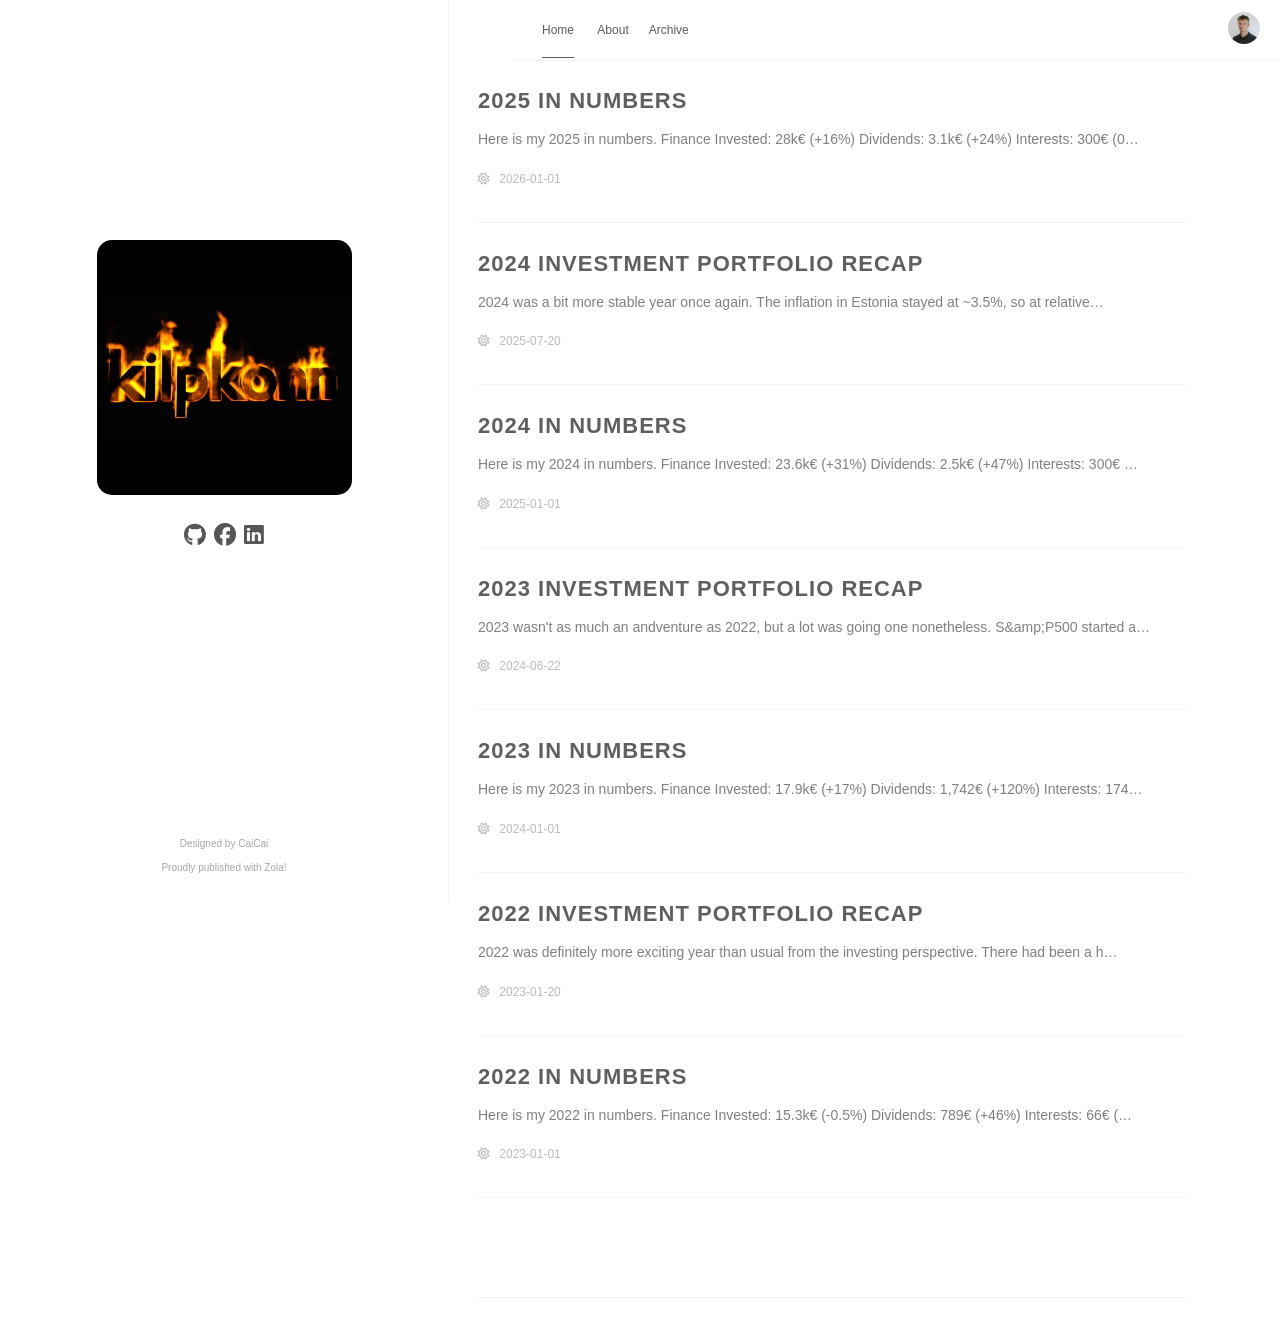
<file: index.html>
<!DOCTYPE html>
<html lang="en"  class="theme--light" >

<head>
  <meta http-equiv="X-UA-Compatible" content="IE=edge">
  <meta http-equiv="content-type" content="text/html; charset=utf-8">
  <meta name="viewport" content="width=device-width, initial-scale=1.0, maximum-scale=1, viewport-fit=cover">
  <link rel="apple-touch-icon-precomposed" sizes="144x144" href="https://kilpkonn.github.io/blog/images/apple-touch-icon-144x144.png" />
  <link rel="apple-touch-icon-precomposed" sizes="120x120" href="https://kilpkonn.github.io/blog/images/apple-touch-icon-120x120.png" />
  <link rel="apple-touch-icon-precomposed" sizes="72x72" href="https://kilpkonn.github.io/blog/images/apple-touch-icon-72x72.png" />
  <link rel="apple-touch-icon-precomposed" sizes="57x57" href="https://kilpkonn.github.io/blog/images/apple-touch-icon-57x57.png" />
  <link rel="short icon" href="https://kilpkonn.github.io/blog/images/favicon.png" type="image/x-icon" />
  <link rel="stylesheet" href="https://kilpkonn.github.io/blog/style.css">
  <link href="https://cdnjs.cloudflare.com/ajax/libs/font-awesome/6.2.0/css/all.min.css" rel="stylesheet">
  <title></title>
  
  
  
</head>

<body>
  <div id="sidebar" class="animated fadeInDown">
    <div class="logo-title">
      <div class="title">
        <img src=https://kilpkonn.github.io/blog/images/logo@2x.png style="width:255px;border-radius:15px;" alt="logo" />
        <h3><a href="https://kilpkonn.github.io/blog/"></a></h3>
        <div class="description">
          <p></p>
        </div>
      </div>
    </div>
    <ul class="social-links"><li><a href="https://github.com/kilpkonn" aria-label="Go to Github profile page"><i class="fab fa-github"></i></a></li><li><a href="https://www.facebook.com/tavoannus" aria-label="Go to FaceBook profile page"><i class="fab fa-facebook"></i></a></li><li><a href="https://linkedin.com/in/tavo-annus-4a5631171" aria-label="Go to Linkedin profile page"><i class="fab fa-linkedin"></i></a></li>
      
    </ul>
    <div class="footer">
      
      <span>Designed by </span><a href="https://www.caicai.me">CaiCai</a>
      <div class="by_zola"><a href="https://www.getzola.org/" target="_blank">Proudly published with Zola!</a></div>
      
    </div>
  </div>
  <div id="main">
    <div class="page-top animated fadeInDown">
      <div class="nav">
        
        
        
        
        <li><a class="current"  href="https://kilpkonn.github.io/blog/">Home</a></li>
        <li><a  href="https://kilpkonn.github.io/blog/about/">About</a></li><li><a 
            href="https://kilpkonn.github.io/blog/archive/">Archive</a></li></div>
      <div class="information">
        <div class="back_btn">
          <a onclick="window.history.go(-1)" style="display:none;" ><i
              class="fas fa-chevron-left"></i></a>
        </div>
        
        
        
        <div class="avatar"><img src="https://kilpkonn.github.io/blog/images/avatar.jpg"></div>
      </div>
    </div>
    <div class="autopagerize_page_element">
      <div class="content">
        
    
      <section class="post animated fadeInDown">
        <div class="post-title">
                <h3><a href="https:&#x2F;&#x2F;kilpkonn.github.io&#x2F;blog&#x2F;post7&#x2F;">2025 in numbers</a></h3>
        </div>
        <div class="post-content">
              <p>
                
                    Here is my 2025 in numbers.
Finance
Invested: 28k€ (+16%)
Dividends: 3.1k€ (+24%)
Interests: 300€ (0…
                
              </p>
        </div>
        <div class="post-footer">
              <div class="meta">
                <div class="info">
                  
                    <i class="far fa-sun"></i>
                    <span class="date">
                      2026-01-01
                    </span>
                  
                  
                  
                </div>
              </div>
        </div>
      </section>
    
      <section class="post animated fadeInDown">
        <div class="post-title">
                <h3><a href="https:&#x2F;&#x2F;kilpkonn.github.io&#x2F;blog&#x2F;post6&#x2F;">2024 Investment portfolio recap</a></h3>
        </div>
        <div class="post-content">
              <p>
                
                    2024 was a bit more stable year once again.
The inflation in Estonia stayed at ~3.5%, so at relative…
                
              </p>
        </div>
        <div class="post-footer">
              <div class="meta">
                <div class="info">
                  
                    <i class="far fa-sun"></i>
                    <span class="date">
                      2025-07-20
                    </span>
                  
                  
                  
                </div>
              </div>
        </div>
      </section>
    
      <section class="post animated fadeInDown">
        <div class="post-title">
                <h3><a href="https:&#x2F;&#x2F;kilpkonn.github.io&#x2F;blog&#x2F;post5&#x2F;">2024 in numbers</a></h3>
        </div>
        <div class="post-content">
              <p>
                
                    Here is my 2024 in numbers.
Finance
Invested: 23.6k€ (+31%)
Dividends: 2.5k€ (+47%)
Interests: 300€ …
                
              </p>
        </div>
        <div class="post-footer">
              <div class="meta">
                <div class="info">
                  
                    <i class="far fa-sun"></i>
                    <span class="date">
                      2025-01-01
                    </span>
                  
                  
                  
                </div>
              </div>
        </div>
      </section>
    
      <section class="post animated fadeInDown">
        <div class="post-title">
                <h3><a href="https:&#x2F;&#x2F;kilpkonn.github.io&#x2F;blog&#x2F;post4&#x2F;">2023 Investment portfolio recap</a></h3>
        </div>
        <div class="post-content">
              <p>
                
                    2023 wasn&#x27;t as much an andventure as 2022, but a lot was going one nonetheless.
S&amp;amp;P500 started a…
                
              </p>
        </div>
        <div class="post-footer">
              <div class="meta">
                <div class="info">
                  
                    <i class="far fa-sun"></i>
                    <span class="date">
                      2024-06-22
                    </span>
                  
                  
                  
                </div>
              </div>
        </div>
      </section>
    
      <section class="post animated fadeInDown">
        <div class="post-title">
                <h3><a href="https:&#x2F;&#x2F;kilpkonn.github.io&#x2F;blog&#x2F;post3&#x2F;">2023 in numbers</a></h3>
        </div>
        <div class="post-content">
              <p>
                
                    Here is my 2023 in numbers.
Finance
Invested: 17.9k€ (+17%)
Dividends: 1,742€ (+120%)
Interests: 174…
                
              </p>
        </div>
        <div class="post-footer">
              <div class="meta">
                <div class="info">
                  
                    <i class="far fa-sun"></i>
                    <span class="date">
                      2024-01-01
                    </span>
                  
                  
                  
                </div>
              </div>
        </div>
      </section>
    
      <section class="post animated fadeInDown">
        <div class="post-title">
                <h3><a href="https:&#x2F;&#x2F;kilpkonn.github.io&#x2F;blog&#x2F;post1&#x2F;">2022 Investment portfolio recap</a></h3>
        </div>
        <div class="post-content">
              <p>
                
                    2022 was definitely more exciting year than usual from the investing perspective.
There had been a h…
                
              </p>
        </div>
        <div class="post-footer">
              <div class="meta">
                <div class="info">
                  
                    <i class="far fa-sun"></i>
                    <span class="date">
                      2023-01-20
                    </span>
                  
                  
                  
                </div>
              </div>
        </div>
      </section>
    
      <section class="post animated fadeInDown">
        <div class="post-title">
                <h3><a href="https:&#x2F;&#x2F;kilpkonn.github.io&#x2F;blog&#x2F;post2&#x2F;">2022 in numbers</a></h3>
        </div>
        <div class="post-content">
              <p>
                
                    Here is my 2022 in numbers.
Finance
Invested: 15.3k€ (-0.5%)
Dividends: 789€ (+46%)
Interests: 66€ (…
                
              </p>
        </div>
        <div class="post-footer">
              <div class="meta">
                <div class="info">
                  
                    <i class="far fa-sun"></i>
                    <span class="date">
                      2023-01-01
                    </span>
                  
                  
                  
                </div>
              </div>
        </div>
      </section>
    
    <div class="pagination">
		  <ul class="clearfix">
        
        
      </ul>
    </div>

      </div>
    </div>
  </div>
  
  <script>
    function showLanguages() {
      let currentDisplay = document.getElementById("languages").style.display;
      if (currentDisplay == 'none') {
        document.getElementById("languages").style.display = 'block';
      } else {
        document.getElementById("languages").style.display = 'none';
      }
    }
  </script>
</body>

</html>
</file>
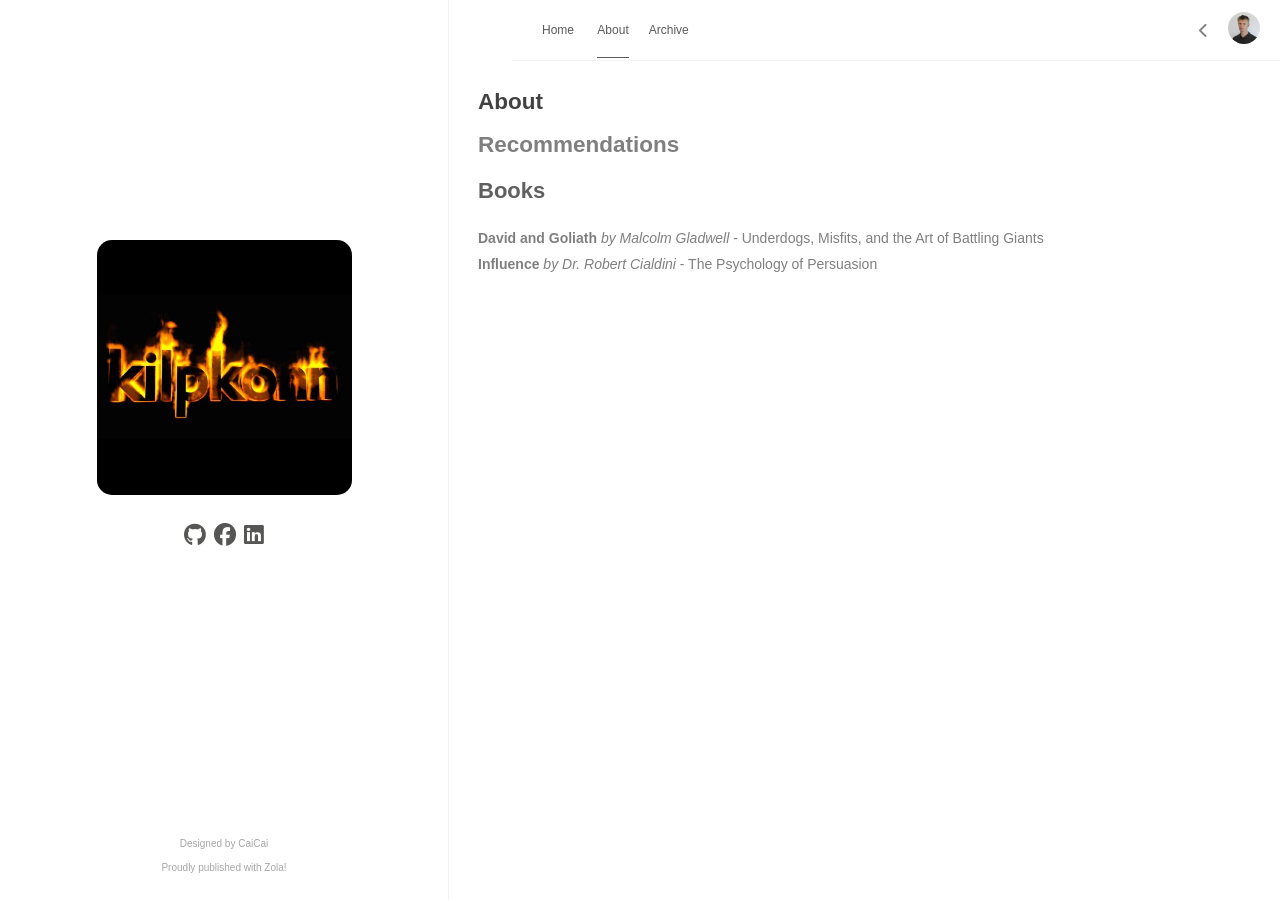
<file: about/index.html>
<!DOCTYPE html>
<html lang="en"  class="theme--light" >

<head>
  <meta http-equiv="X-UA-Compatible" content="IE=edge">
  <meta http-equiv="content-type" content="text/html; charset=utf-8">
  <meta name="viewport" content="width=device-width, initial-scale=1.0, maximum-scale=1, viewport-fit=cover">
  <link rel="apple-touch-icon-precomposed" sizes="144x144" href="https://kilpkonn.github.io/blog/images/apple-touch-icon-144x144.png" />
  <link rel="apple-touch-icon-precomposed" sizes="120x120" href="https://kilpkonn.github.io/blog/images/apple-touch-icon-120x120.png" />
  <link rel="apple-touch-icon-precomposed" sizes="72x72" href="https://kilpkonn.github.io/blog/images/apple-touch-icon-72x72.png" />
  <link rel="apple-touch-icon-precomposed" sizes="57x57" href="https://kilpkonn.github.io/blog/images/apple-touch-icon-57x57.png" />
  <link rel="short icon" href="https://kilpkonn.github.io/blog/images/favicon.png" type="image/x-icon" />
  <link rel="stylesheet" href="https://kilpkonn.github.io/blog/style.css">
  <link href="https://cdnjs.cloudflare.com/ajax/libs/font-awesome/6.2.0/css/all.min.css" rel="stylesheet">
  <title></title>
  
  
  
</head>

<body>
  <div id="sidebar" class="animated fadeInDown">
    <div class="logo-title">
      <div class="title">
        <img src=https://kilpkonn.github.io/blog/images/logo@2x.png style="width:255px;border-radius:15px;" alt="logo" />
        <h3><a href="https://kilpkonn.github.io/blog/"></a></h3>
        <div class="description">
          <p></p>
        </div>
      </div>
    </div>
    <ul class="social-links"><li><a href="https://github.com/kilpkonn" aria-label="Go to Github profile page"><i class="fab fa-github"></i></a></li><li><a href="https://www.facebook.com/tavoannus" aria-label="Go to FaceBook profile page"><i class="fab fa-facebook"></i></a></li><li><a href="https://linkedin.com/in/tavo-annus-4a5631171" aria-label="Go to Linkedin profile page"><i class="fab fa-linkedin"></i></a></li>
      
    </ul>
    <div class="footer">
      
      <span>Designed by </span><a href="https://www.caicai.me">CaiCai</a>
      <div class="by_zola"><a href="https://www.getzola.org/" target="_blank">Proudly published with Zola!</a></div>
      
    </div>
  </div>
  <div id="main">
    <div class="page-top animated fadeInDown">
      <div class="nav">
        
        
        
        
        <li><a  href="https://kilpkonn.github.io/blog/">Home</a></li>
        <li><a class="current"  href="https://kilpkonn.github.io/blog/about/">About</a></li><li><a 
            href="https://kilpkonn.github.io/blog/archive/">Archive</a></li></div>
      <div class="information">
        <div class="back_btn">
          <a onclick="window.history.go(-1)" ><i
              class="fas fa-chevron-left"></i></a>
        </div>
        
        
        
        <div class="avatar"><img src="https://kilpkonn.github.io/blog/images/avatar.jpg"></div>
      </div>
    </div>
    <div class="autopagerize_page_element">
      <div class="content">
        
<article class="post animated fadeInDown">
  <h1><a href="https:&#x2F;&#x2F;kilpkonn.github.io&#x2F;blog&#x2F;about&#x2F;"> About </a></h1>
  <div class="post-content"><h2 id="recommendations">Recommendations</h2>
<h3 id="books">Books</h3>
<p><strong>David and Goliath</strong> <em>by Malcolm Gladwell</em> - Underdogs, Misfits, and the Art of Battling Giants<br />
<strong>Influence</strong> <em>by Dr. Robert Cialdini</em> - The Psychology of Persuasion</p>
</div>
</article>

      </div>
    </div>
  </div>
  
  <script>
    function showLanguages() {
      let currentDisplay = document.getElementById("languages").style.display;
      if (currentDisplay == 'none') {
        document.getElementById("languages").style.display = 'block';
      } else {
        document.getElementById("languages").style.display = 'none';
      }
    }
  </script>
</body>

</html>
</file>
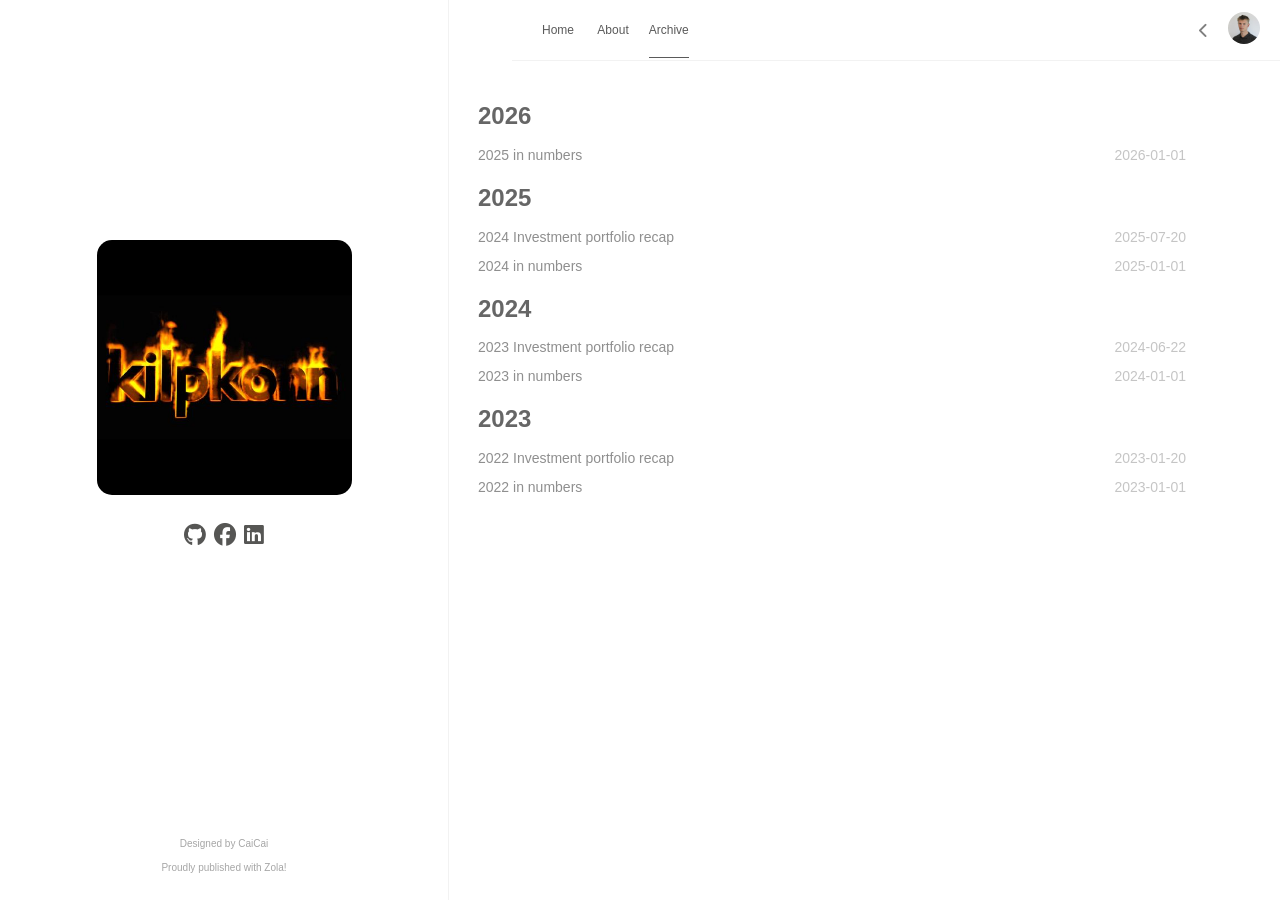
<file: archive/index.html>
<!DOCTYPE html>
<html lang="en"  class="theme--light" >

<head>
  <meta http-equiv="X-UA-Compatible" content="IE=edge">
  <meta http-equiv="content-type" content="text/html; charset=utf-8">
  <meta name="viewport" content="width=device-width, initial-scale=1.0, maximum-scale=1, viewport-fit=cover">
  <link rel="apple-touch-icon-precomposed" sizes="144x144" href="https://kilpkonn.github.io/blog/images/apple-touch-icon-144x144.png" />
  <link rel="apple-touch-icon-precomposed" sizes="120x120" href="https://kilpkonn.github.io/blog/images/apple-touch-icon-120x120.png" />
  <link rel="apple-touch-icon-precomposed" sizes="72x72" href="https://kilpkonn.github.io/blog/images/apple-touch-icon-72x72.png" />
  <link rel="apple-touch-icon-precomposed" sizes="57x57" href="https://kilpkonn.github.io/blog/images/apple-touch-icon-57x57.png" />
  <link rel="short icon" href="https://kilpkonn.github.io/blog/images/favicon.png" type="image/x-icon" />
  <link rel="stylesheet" href="https://kilpkonn.github.io/blog/style.css">
  <link href="https://cdnjs.cloudflare.com/ajax/libs/font-awesome/6.2.0/css/all.min.css" rel="stylesheet">
  <title></title>
  
  
  
</head>

<body>
  <div id="sidebar" class="animated fadeInDown">
    <div class="logo-title">
      <div class="title">
        <img src=https://kilpkonn.github.io/blog/images/logo@2x.png style="width:255px;border-radius:15px;" alt="logo" />
        <h3><a href="https://kilpkonn.github.io/blog/"></a></h3>
        <div class="description">
          <p></p>
        </div>
      </div>
    </div>
    <ul class="social-links"><li><a href="https://github.com/kilpkonn" aria-label="Go to Github profile page"><i class="fab fa-github"></i></a></li><li><a href="https://www.facebook.com/tavoannus" aria-label="Go to FaceBook profile page"><i class="fab fa-facebook"></i></a></li><li><a href="https://linkedin.com/in/tavo-annus-4a5631171" aria-label="Go to Linkedin profile page"><i class="fab fa-linkedin"></i></a></li>
      
    </ul>
    <div class="footer">
      
      <span>Designed by </span><a href="https://www.caicai.me">CaiCai</a>
      <div class="by_zola"><a href="https://www.getzola.org/" target="_blank">Proudly published with Zola!</a></div>
      
    </div>
  </div>
  <div id="main">
    <div class="page-top animated fadeInDown">
      <div class="nav">
        
        
        
        
        <li><a  href="https://kilpkonn.github.io/blog/">Home</a></li>
        <li><a  href="https://kilpkonn.github.io/blog/about/">About</a></li><li><a class="current" 
            href="https://kilpkonn.github.io/blog/archive/">Archive</a></li></div>
      <div class="information">
        <div class="back_btn">
          <a onclick="window.history.go(-1)" ><i
              class="fas fa-chevron-left"></i></a>
        </div>
        
        
        
        <div class="avatar"><img src="https://kilpkonn.github.io/blog/images/avatar.jpg"></div>
      </div>
    </div>
    <div class="autopagerize_page_element">
      <div class="content">
        
<div class="archive animated fadeInDown">
  <ul class="list-with-title">
    
      
    
    
      
      
        <div class="listing-title">2026</div>
        <ul class="listing">
          
          <div class="listing-item">
            <div class="listing-post">
              <a href="https:&#x2F;&#x2F;kilpkonn.github.io&#x2F;blog&#x2F;post7&#x2F;" title="2025 in numbers">2025 in numbers</a>
              <div class="post-time">
                <span class="date">2026-01-01</span>
              </div>
            </div>
          </div>
          
        </ul>
      
    
      
      
        <div class="listing-title">2025</div>
        <ul class="listing">
          
          <div class="listing-item">
            <div class="listing-post">
              <a href="https:&#x2F;&#x2F;kilpkonn.github.io&#x2F;blog&#x2F;post6&#x2F;" title="2024 Investment portfolio recap">2024 Investment portfolio recap</a>
              <div class="post-time">
                <span class="date">2025-07-20</span>
              </div>
            </div>
          </div>
          
          <div class="listing-item">
            <div class="listing-post">
              <a href="https:&#x2F;&#x2F;kilpkonn.github.io&#x2F;blog&#x2F;post5&#x2F;" title="2024 in numbers">2024 in numbers</a>
              <div class="post-time">
                <span class="date">2025-01-01</span>
              </div>
            </div>
          </div>
          
        </ul>
      
    
      
      
        <div class="listing-title">2024</div>
        <ul class="listing">
          
          <div class="listing-item">
            <div class="listing-post">
              <a href="https:&#x2F;&#x2F;kilpkonn.github.io&#x2F;blog&#x2F;post4&#x2F;" title="2023 Investment portfolio recap">2023 Investment portfolio recap</a>
              <div class="post-time">
                <span class="date">2024-06-22</span>
              </div>
            </div>
          </div>
          
          <div class="listing-item">
            <div class="listing-post">
              <a href="https:&#x2F;&#x2F;kilpkonn.github.io&#x2F;blog&#x2F;post3&#x2F;" title="2023 in numbers">2023 in numbers</a>
              <div class="post-time">
                <span class="date">2024-01-01</span>
              </div>
            </div>
          </div>
          
        </ul>
      
    
      
      
        <div class="listing-title">2023</div>
        <ul class="listing">
          
          <div class="listing-item">
            <div class="listing-post">
              <a href="https:&#x2F;&#x2F;kilpkonn.github.io&#x2F;blog&#x2F;post1&#x2F;" title="2022 Investment portfolio recap">2022 Investment portfolio recap</a>
              <div class="post-time">
                <span class="date">2023-01-20</span>
              </div>
            </div>
          </div>
          
          <div class="listing-item">
            <div class="listing-post">
              <a href="https:&#x2F;&#x2F;kilpkonn.github.io&#x2F;blog&#x2F;post2&#x2F;" title="2022 in numbers">2022 in numbers</a>
              <div class="post-time">
                <span class="date">2023-01-01</span>
              </div>
            </div>
          </div>
          
        </ul>
      
    
  </ul>
</div>

      </div>
    </div>
  </div>
  
  <script>
    function showLanguages() {
      let currentDisplay = document.getElementById("languages").style.display;
      if (currentDisplay == 'none') {
        document.getElementById("languages").style.display = 'block';
      } else {
        document.getElementById("languages").style.display = 'none';
      }
    }
  </script>
</body>

</html>
</file>
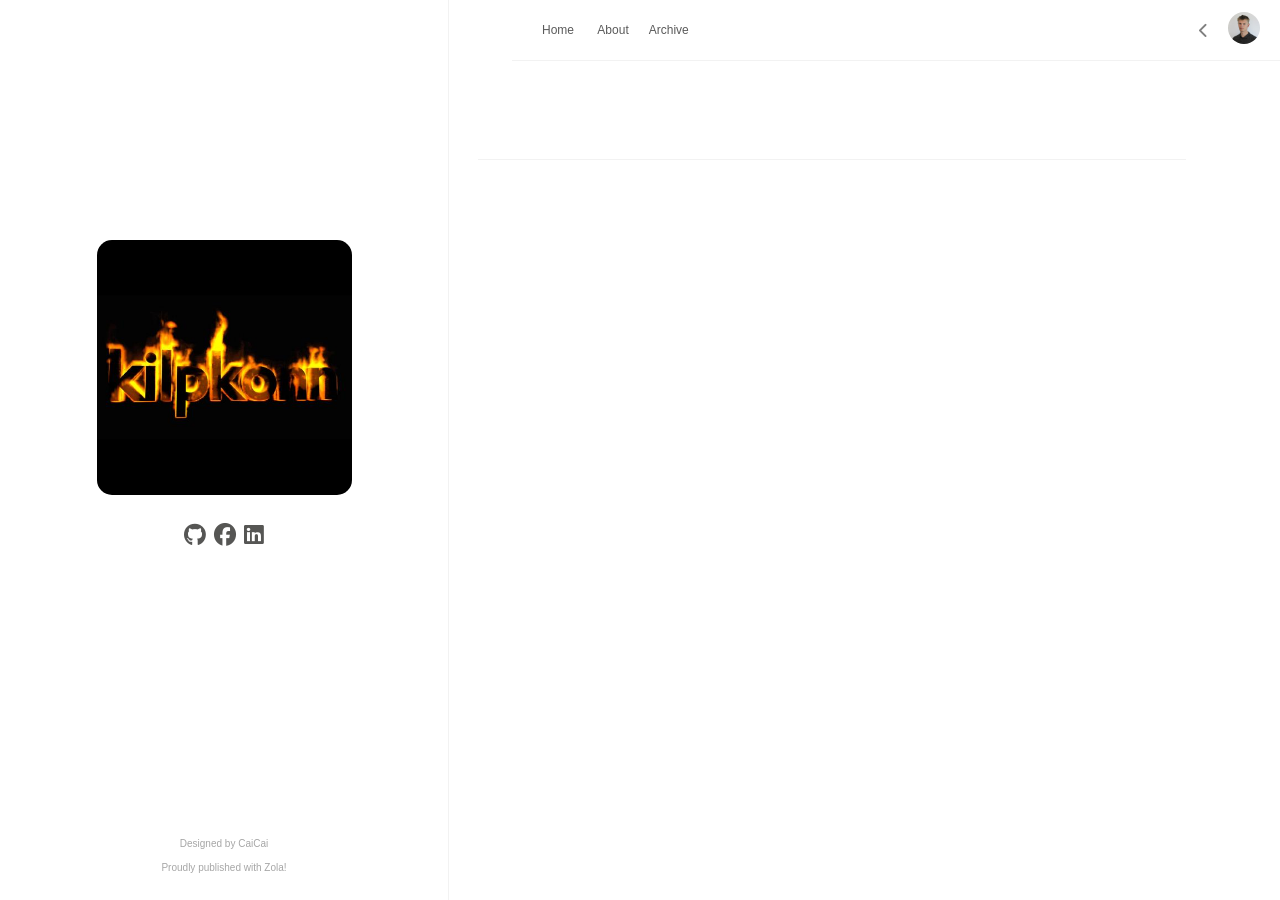
<file: files/index.html>
<!DOCTYPE html>
<html lang="en"  class="theme--light" >

<head>
  <meta http-equiv="X-UA-Compatible" content="IE=edge">
  <meta http-equiv="content-type" content="text/html; charset=utf-8">
  <meta name="viewport" content="width=device-width, initial-scale=1.0, maximum-scale=1, viewport-fit=cover">
  <link rel="apple-touch-icon-precomposed" sizes="144x144" href="https://kilpkonn.github.io/blog/images/apple-touch-icon-144x144.png" />
  <link rel="apple-touch-icon-precomposed" sizes="120x120" href="https://kilpkonn.github.io/blog/images/apple-touch-icon-120x120.png" />
  <link rel="apple-touch-icon-precomposed" sizes="72x72" href="https://kilpkonn.github.io/blog/images/apple-touch-icon-72x72.png" />
  <link rel="apple-touch-icon-precomposed" sizes="57x57" href="https://kilpkonn.github.io/blog/images/apple-touch-icon-57x57.png" />
  <link rel="short icon" href="https://kilpkonn.github.io/blog/images/favicon.png" type="image/x-icon" />
  <link rel="stylesheet" href="https://kilpkonn.github.io/blog/style.css">
  <link href="https://cdnjs.cloudflare.com/ajax/libs/font-awesome/6.2.0/css/all.min.css" rel="stylesheet">
  <title></title>
  
  
  
</head>

<body>
  <div id="sidebar" class="animated fadeInDown">
    <div class="logo-title">
      <div class="title">
        <img src=https://kilpkonn.github.io/blog/images/logo@2x.png style="width:255px;border-radius:15px;" alt="logo" />
        <h3><a href="https://kilpkonn.github.io/blog/"></a></h3>
        <div class="description">
          <p></p>
        </div>
      </div>
    </div>
    <ul class="social-links"><li><a href="https://github.com/kilpkonn" aria-label="Go to Github profile page"><i class="fab fa-github"></i></a></li><li><a href="https://www.facebook.com/tavoannus" aria-label="Go to FaceBook profile page"><i class="fab fa-facebook"></i></a></li><li><a href="https://linkedin.com/in/tavo-annus-4a5631171" aria-label="Go to Linkedin profile page"><i class="fab fa-linkedin"></i></a></li>
      
    </ul>
    <div class="footer">
      
      <span>Designed by </span><a href="https://www.caicai.me">CaiCai</a>
      <div class="by_zola"><a href="https://www.getzola.org/" target="_blank">Proudly published with Zola!</a></div>
      
    </div>
  </div>
  <div id="main">
    <div class="page-top animated fadeInDown">
      <div class="nav">
        
        
        
        
        <li><a  href="https://kilpkonn.github.io/blog/">Home</a></li>
        <li><a  href="https://kilpkonn.github.io/blog/about/">About</a></li><li><a 
            href="https://kilpkonn.github.io/blog/archive/">Archive</a></li></div>
      <div class="information">
        <div class="back_btn">
          <a onclick="window.history.go(-1)" ><i
              class="fas fa-chevron-left"></i></a>
        </div>
        
        
        
        <div class="avatar"><img src="https://kilpkonn.github.io/blog/images/avatar.jpg"></div>
      </div>
    </div>
    <div class="autopagerize_page_element">
      <div class="content">
        
    
    <div class="pagination">
		  <ul class="clearfix">
        
        
      </ul>
    </div>

      </div>
    </div>
  </div>
  
  <script>
    function showLanguages() {
      let currentDisplay = document.getElementById("languages").style.display;
      if (currentDisplay == 'none') {
        document.getElementById("languages").style.display = 'block';
      } else {
        document.getElementById("languages").style.display = 'none';
      }
    }
  </script>
</body>

</html>
</file>
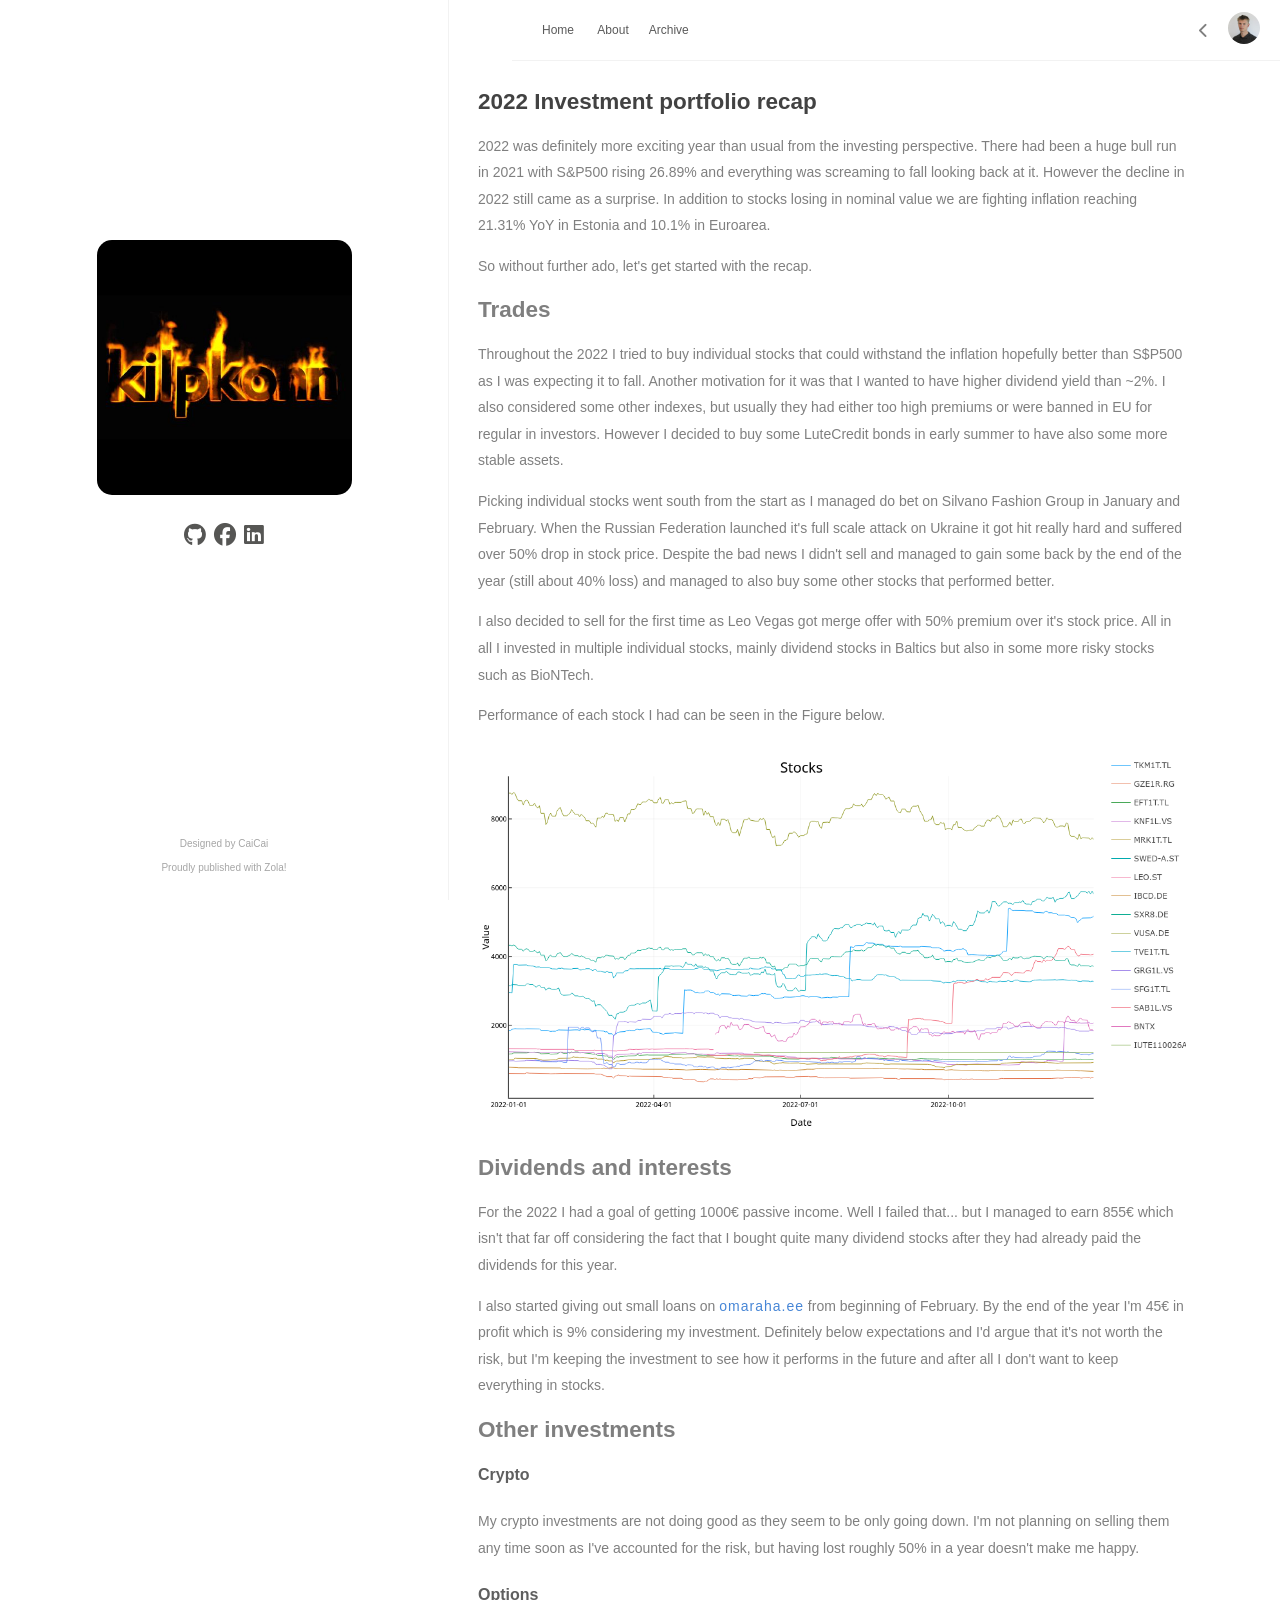
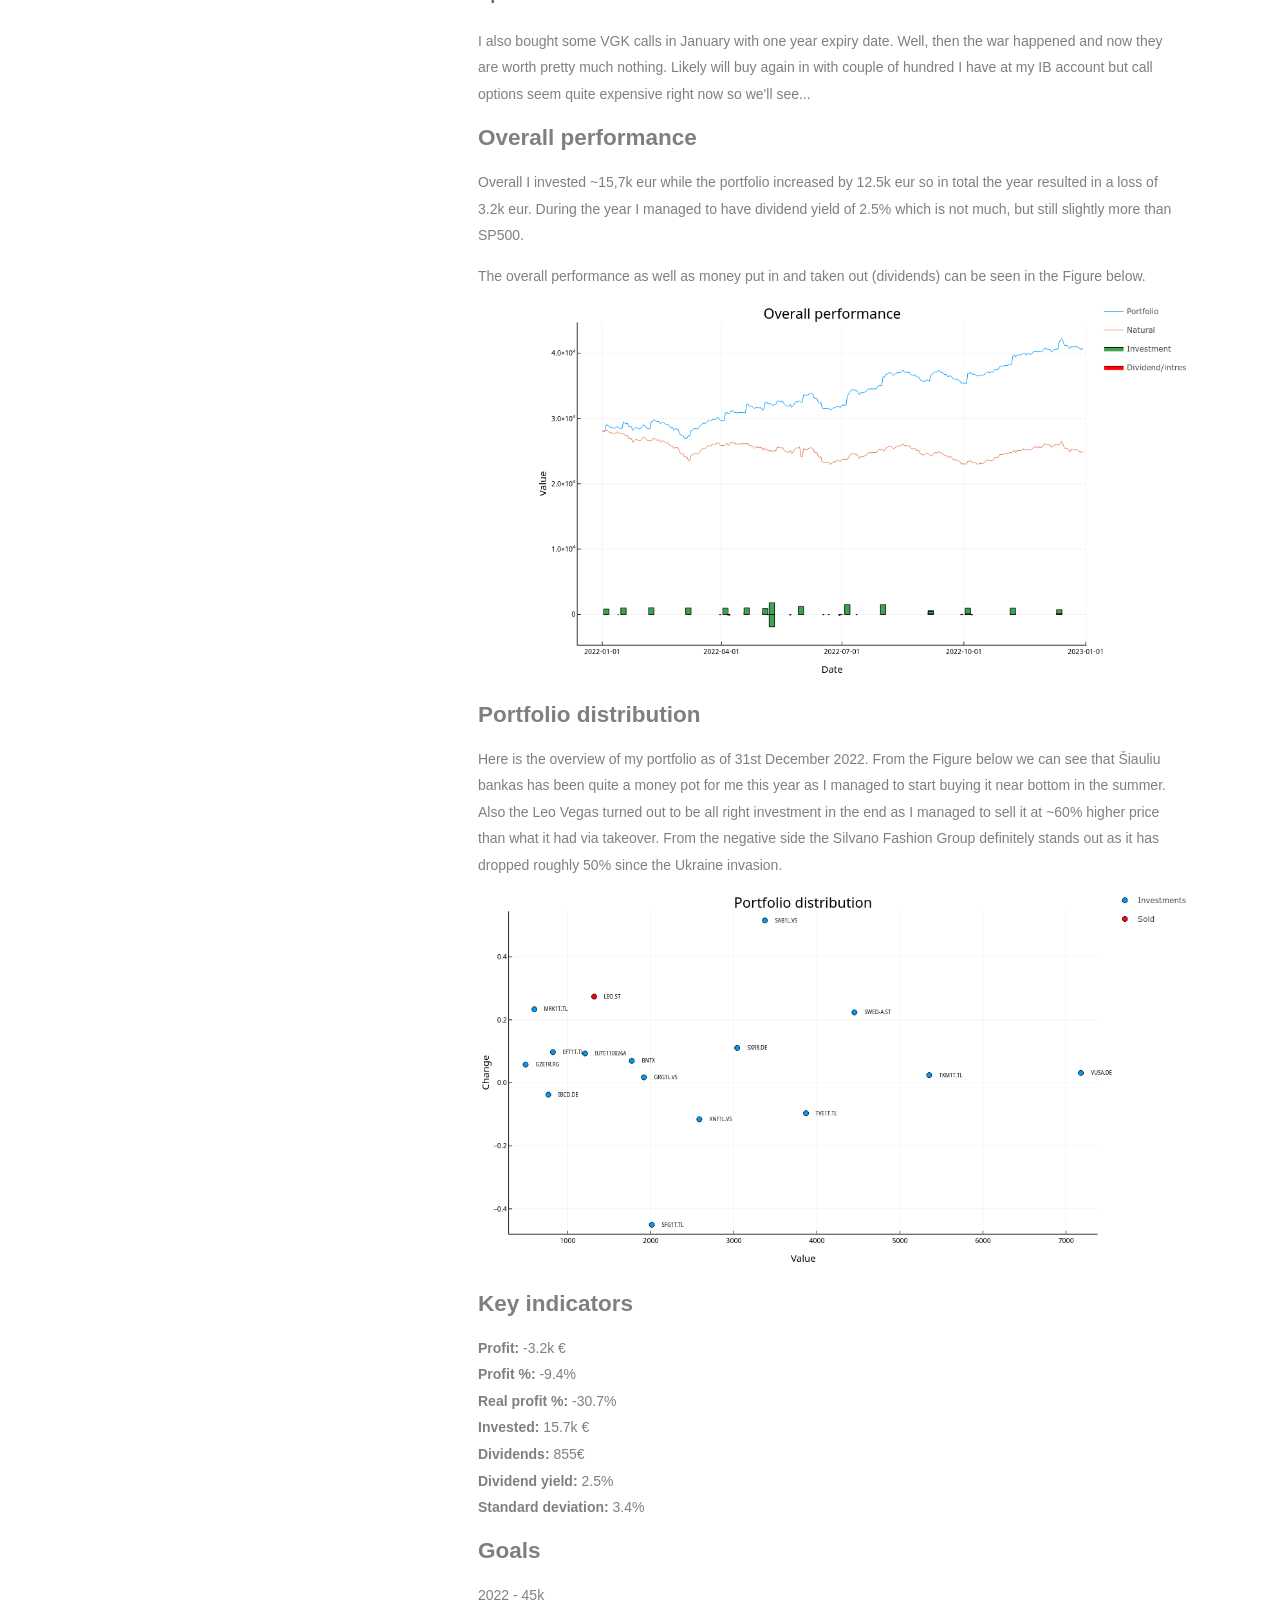
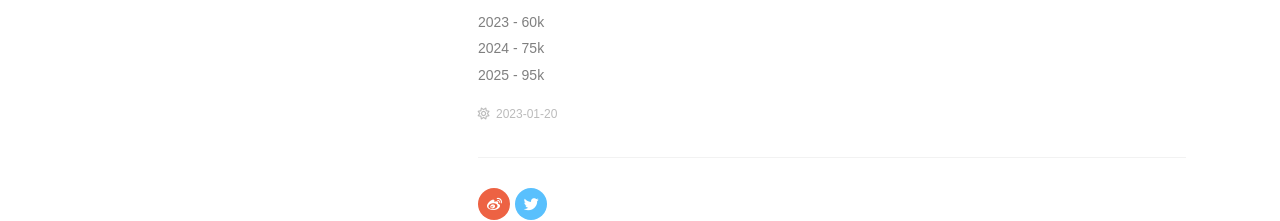
<file: post1/index.html>
<!DOCTYPE html>
<html lang="en"  class="theme--light" >

<head>
  <meta http-equiv="X-UA-Compatible" content="IE=edge">
  <meta http-equiv="content-type" content="text/html; charset=utf-8">
  <meta name="viewport" content="width=device-width, initial-scale=1.0, maximum-scale=1, viewport-fit=cover">
  <link rel="apple-touch-icon-precomposed" sizes="144x144" href="https://kilpkonn.github.io/blog/images/apple-touch-icon-144x144.png" />
  <link rel="apple-touch-icon-precomposed" sizes="120x120" href="https://kilpkonn.github.io/blog/images/apple-touch-icon-120x120.png" />
  <link rel="apple-touch-icon-precomposed" sizes="72x72" href="https://kilpkonn.github.io/blog/images/apple-touch-icon-72x72.png" />
  <link rel="apple-touch-icon-precomposed" sizes="57x57" href="https://kilpkonn.github.io/blog/images/apple-touch-icon-57x57.png" />
  <link rel="short icon" href="https://kilpkonn.github.io/blog/images/favicon.png" type="image/x-icon" />
  <link rel="stylesheet" href="https://kilpkonn.github.io/blog/style.css">
  <link href="https://cdnjs.cloudflare.com/ajax/libs/font-awesome/6.2.0/css/all.min.css" rel="stylesheet">
  <title> • 2022 Investment portfolio recap</title>
  
  
  
</head>

<body>
  <div id="sidebar" class="animated fadeInDown">
    <div class="logo-title">
      <div class="title">
        <img src=https://kilpkonn.github.io/blog/images/logo@2x.png style="width:255px;border-radius:15px;" alt="logo" />
        <h3><a href="https://kilpkonn.github.io/blog/"></a></h3>
        <div class="description">
          <p></p>
        </div>
      </div>
    </div>
    <ul class="social-links"><li><a href="https://github.com/kilpkonn" aria-label="Go to Github profile page"><i class="fab fa-github"></i></a></li><li><a href="https://www.facebook.com/tavoannus" aria-label="Go to FaceBook profile page"><i class="fab fa-facebook"></i></a></li><li><a href="https://linkedin.com/in/tavo-annus-4a5631171" aria-label="Go to Linkedin profile page"><i class="fab fa-linkedin"></i></a></li>
      
    </ul>
    <div class="footer">
      
      <span>Designed by </span><a href="https://www.caicai.me">CaiCai</a>
      <div class="by_zola"><a href="https://www.getzola.org/" target="_blank">Proudly published with Zola!</a></div>
      
    </div>
  </div>
  <div id="main">
    <div class="page-top animated fadeInDown">
      <div class="nav">
        
        
        
        
        <li><a  href="https://kilpkonn.github.io/blog/">Home</a></li>
        <li><a  href="https://kilpkonn.github.io/blog/about/">About</a></li><li><a 
            href="https://kilpkonn.github.io/blog/archive/">Archive</a></li></div>
      <div class="information">
        <div class="back_btn">
          <a onclick="window.history.go(-1)" ><i
              class="fas fa-chevron-left"></i></a>
        </div>
        
        
        
        <div class="avatar"><img src="https://kilpkonn.github.io/blog/images/avatar.jpg"></div>
      </div>
    </div>
    <div class="autopagerize_page_element">
      <div class="content">
        
<article class="post animated fadeInDown">
  <h1><a href="https:&#x2F;&#x2F;kilpkonn.github.io&#x2F;blog&#x2F;post1&#x2F;">2022 Investment portfolio recap</a></h1>
  
  <div class="post-content"><p>2022 was definitely more exciting year than usual from the investing perspective.
There had been a huge bull run in 2021 with S&amp;P500 rising 26.89% and everything was screaming to fall looking back at it.
However the decline in 2022 still came as a surprise.
In addition to stocks losing in nominal value we are fighting inflation reaching 21.31% YoY in Estonia and 10.1% in Euroarea.</p>
<p>So without further ado, let's get started with the recap.</p>
<h1 id="trades">Trades</h1>
<p>Throughout the 2022 I tried to buy individual stocks that could withstand the inflation hopefully better than S$P500 as I was expecting it to fall.
Another motivation for it was that I wanted to have higher dividend yield than ~2%.
I also considered some other indexes, but usually they had either too high premiums or were banned in EU for regular in investors.
However I decided to buy some LuteCredit bonds in early summer to have also some more stable assets.</p>
<p>Picking individual stocks went south from the start as I managed do bet on Silvano Fashion Group in January and February.
When the Russian Federation launched it's full scale attack on Ukraine it got hit really hard and suffered over 50% drop in stock price.
Despite the bad news I didn't sell and managed to gain some back by the end of the year (still about 40% loss) and managed to also buy some other stocks that performed better.</p>
<p>I also decided to sell for the first time as Leo Vegas got merge offer with 50% premium over it's stock price.
All in all I invested in multiple individual stocks, mainly dividend stocks in Baltics but also in some more risky stocks such as BioNTech.</p>
<p>Performance of each stock I had can be seen in the Figure below.</p>
<p><img src="../files/2022-overview.png" alt="img" /></p>
<h1 id="dividends-and-interests">Dividends and interests</h1>
<p>For the 2022 I had a goal of getting 1000€ passive income.
Well I failed that... but I managed to earn 855€ which isn't that far off considering the fact that I bought quite many dividend stocks after they had already paid the dividends for this year.</p>
<p>I also started giving out small loans on <a href="https://omaraha.ee/et/">omaraha.ee</a> from beginning of February.
By the end of the year I'm 45€ in profit which is 9% considering my investment.
Definitely below expectations and I'd argue that it's not worth the risk, but I'm keeping the investment to see how it performs in the future and after all I don't want to keep everything in stocks.</p>
<h1 id="other-investments">Other investments</h1>
<h4 id="crypto">Crypto</h4>
<p>My crypto investments are not doing good as they seem to be only going down.
I'm not planning on selling them any time soon as I've accounted for the risk, but having lost roughly 50% in a year doesn't make me happy.</p>
<h4 id="options">Options</h4>
<p>I also bought some VGK calls in January with one year expiry date.
Well, then the war happened and now they are worth pretty much nothing.
Likely will buy again in with couple of hundred I have at my IB account but call options seem quite expensive right now so we'll see...</p>
<h1 id="overall-performance">Overall performance</h1>
<p>Overall I invested ~15,7k eur while the portfolio increased by 12.5k eur so in total the year resulted in a loss of 3.2k eur.
During the year I managed to have dividend yield of 2.5% which is not much, but still slightly more than SP500.</p>
<p>The overall performance as well as money put in and taken out (dividends) can be seen in the Figure below.
<img src="../files/2022-total.png" alt="img" /></p>
<h1 id="portfolio-distribution">Portfolio distribution</h1>
<p>Here is the overview of my portfolio as of 31st December 2022.
From the Figure below we can see that Šiauliu bankas has been quite a money pot for me this year as I managed to start buying it near bottom in the summer.
Also the Leo Vegas turned out to be all right investment in the end as I managed to sell it at ~60% higher price than what it had via takeover.
From the negative side the Silvano Fashion Group definitely stands out as it has dropped roughly 50% since the Ukraine invasion.
<img src="../files/2022-past-distribution.png" alt="img" /></p>
<h1 id="key-indicators">Key indicators</h1>
<p><strong>Profit:</strong> -3.2k €<br />
<strong>Profit %:</strong> -9.4%<br />
<strong>Real profit %:</strong> -30.7%<br />
<strong>Invested:</strong> 15.7k €<br />
<strong>Dividends:</strong> 855€<br />
<strong>Dividend yield:</strong> 2.5%<br />
<strong>Standard deviation:</strong> 3.4%</p>
<h1 id="goals">Goals</h1>
<p>2022 - 45k<br />
2023 - 60k<br />
2024 - 75k<br />
2025 - 95k</p>
</div>
  <div class="post-footer">
    <div class="meta">
      <div class="info">
        
          <i class="far fa-sun"></i><span class="date">2023-01-20</span>
        
        
      </div>
    </div>
  </div>
</article>
<div class="share">
  <div class="weibo">
    <a class="fab fa-weibo" href="javascript:void((function(s,d,e){try{}catch(e){}var f='http://service.weibo.com/share/share.php?',u=d.location.href,p=['url=',e(u),'&title=',e(d.title),'&appkey=2924220432'].join('');function a(){if(!window.open([f,p].join(''),'mb',['toolbar=0,status=0,resizable=1,width=620,height=450,left=',(s.width-620)/2,',top=',(s.height-450)/2].join('')))u.href=[f,p].join('');};if(/Firefox/.test(navigator.userAgent)){setTimeout(a,0)}else{a()}})(screen,document,encodeURIComponent));"></a>
  </div>
  <div class="twitter">
    <a class="fab fa-twitter" href="http://twitter.com/share?text=2022 Investment portfolio recap&url=https:&#x2F;&#x2F;kilpkonn.github.io&#x2F;blog&#x2F;post1"></a>
  </div>
</div>









      </div>
    </div>
  </div>
  
  <script>
    function showLanguages() {
      let currentDisplay = document.getElementById("languages").style.display;
      if (currentDisplay == 'none') {
        document.getElementById("languages").style.display = 'block';
      } else {
        document.getElementById("languages").style.display = 'none';
      }
    }
  </script>
</body>

</html>
</file>
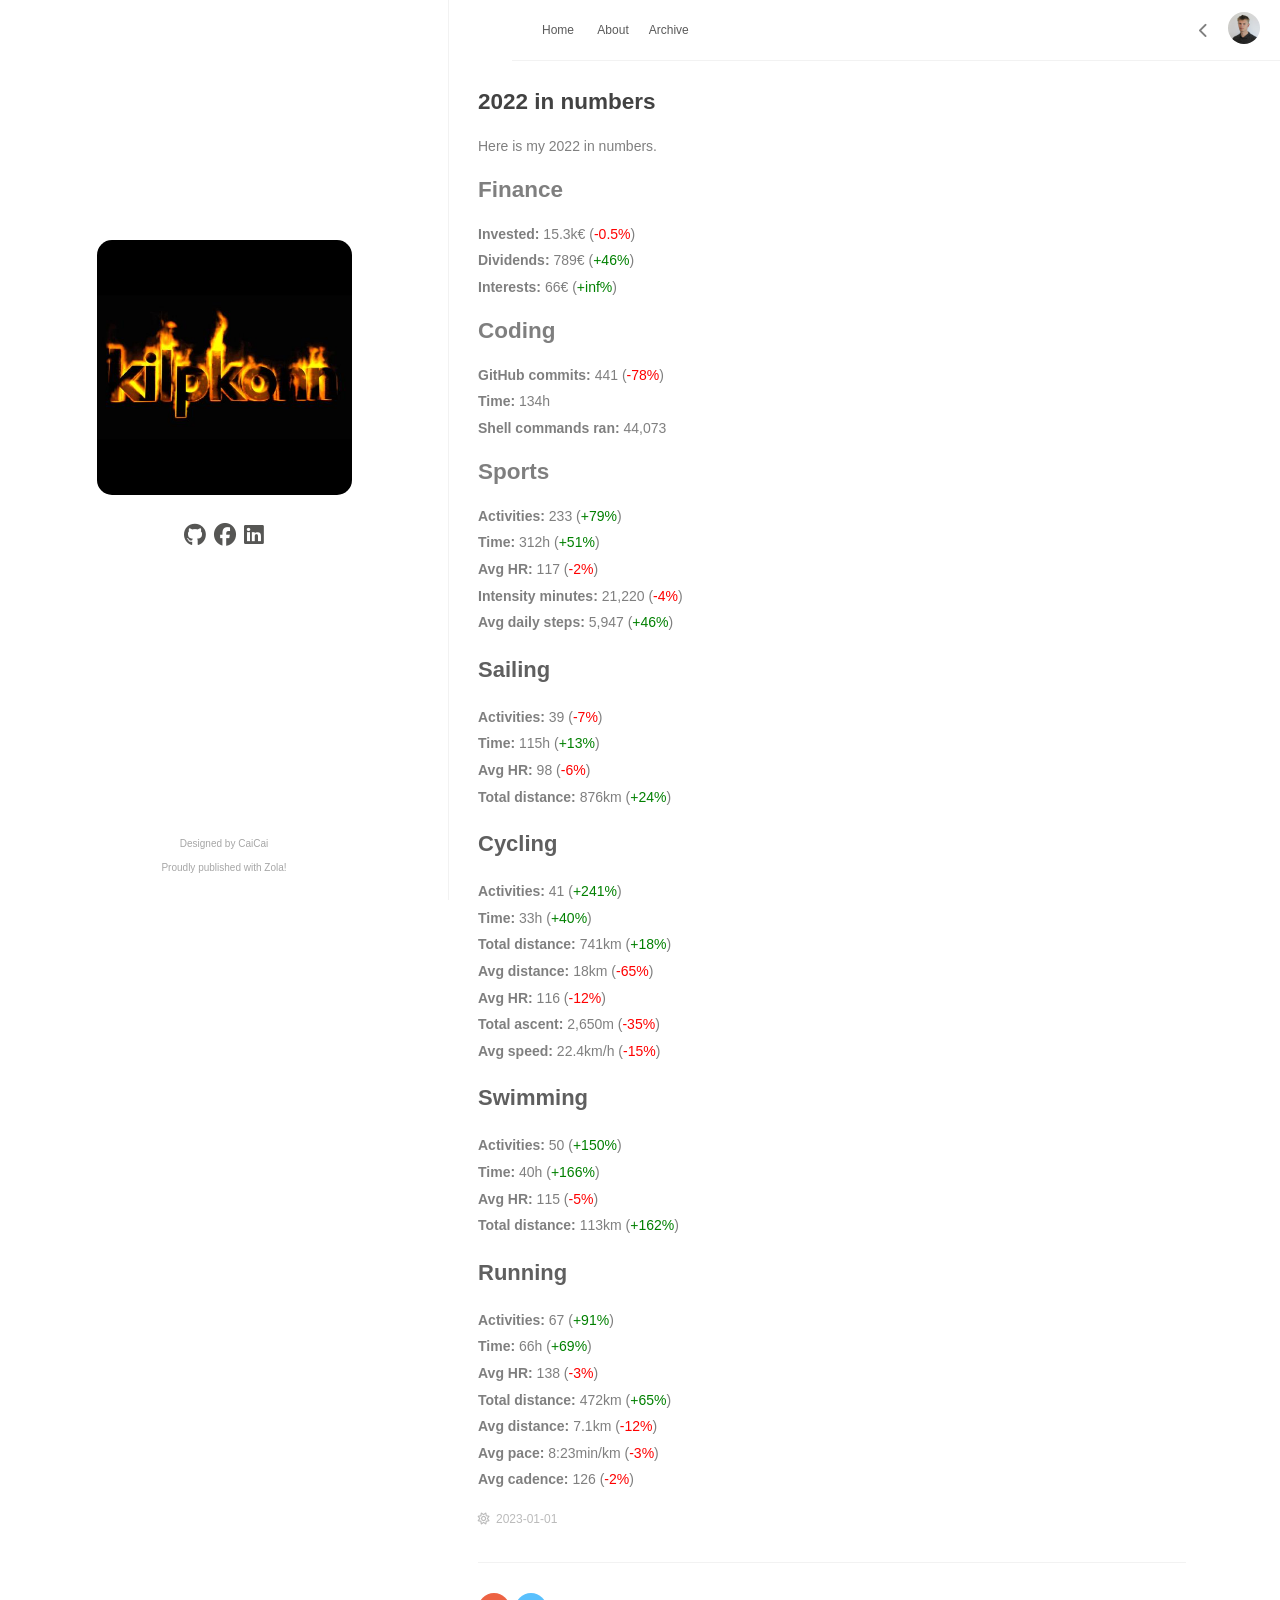
<file: post2/index.html>
<!DOCTYPE html>
<html lang="en"  class="theme--light" >

<head>
  <meta http-equiv="X-UA-Compatible" content="IE=edge">
  <meta http-equiv="content-type" content="text/html; charset=utf-8">
  <meta name="viewport" content="width=device-width, initial-scale=1.0, maximum-scale=1, viewport-fit=cover">
  <link rel="apple-touch-icon-precomposed" sizes="144x144" href="https://kilpkonn.github.io/blog/images/apple-touch-icon-144x144.png" />
  <link rel="apple-touch-icon-precomposed" sizes="120x120" href="https://kilpkonn.github.io/blog/images/apple-touch-icon-120x120.png" />
  <link rel="apple-touch-icon-precomposed" sizes="72x72" href="https://kilpkonn.github.io/blog/images/apple-touch-icon-72x72.png" />
  <link rel="apple-touch-icon-precomposed" sizes="57x57" href="https://kilpkonn.github.io/blog/images/apple-touch-icon-57x57.png" />
  <link rel="short icon" href="https://kilpkonn.github.io/blog/images/favicon.png" type="image/x-icon" />
  <link rel="stylesheet" href="https://kilpkonn.github.io/blog/style.css">
  <link href="https://cdnjs.cloudflare.com/ajax/libs/font-awesome/6.2.0/css/all.min.css" rel="stylesheet">
  <title> • 2022 in numbers</title>
  
  
  
</head>

<body>
  <div id="sidebar" class="animated fadeInDown">
    <div class="logo-title">
      <div class="title">
        <img src=https://kilpkonn.github.io/blog/images/logo@2x.png style="width:255px;border-radius:15px;" alt="logo" />
        <h3><a href="https://kilpkonn.github.io/blog/"></a></h3>
        <div class="description">
          <p></p>
        </div>
      </div>
    </div>
    <ul class="social-links"><li><a href="https://github.com/kilpkonn" aria-label="Go to Github profile page"><i class="fab fa-github"></i></a></li><li><a href="https://www.facebook.com/tavoannus" aria-label="Go to FaceBook profile page"><i class="fab fa-facebook"></i></a></li><li><a href="https://linkedin.com/in/tavo-annus-4a5631171" aria-label="Go to Linkedin profile page"><i class="fab fa-linkedin"></i></a></li>
      
    </ul>
    <div class="footer">
      
      <span>Designed by </span><a href="https://www.caicai.me">CaiCai</a>
      <div class="by_zola"><a href="https://www.getzola.org/" target="_blank">Proudly published with Zola!</a></div>
      
    </div>
  </div>
  <div id="main">
    <div class="page-top animated fadeInDown">
      <div class="nav">
        
        
        
        
        <li><a  href="https://kilpkonn.github.io/blog/">Home</a></li>
        <li><a  href="https://kilpkonn.github.io/blog/about/">About</a></li><li><a 
            href="https://kilpkonn.github.io/blog/archive/">Archive</a></li></div>
      <div class="information">
        <div class="back_btn">
          <a onclick="window.history.go(-1)" ><i
              class="fas fa-chevron-left"></i></a>
        </div>
        
        
        
        <div class="avatar"><img src="https://kilpkonn.github.io/blog/images/avatar.jpg"></div>
      </div>
    </div>
    <div class="autopagerize_page_element">
      <div class="content">
        
<article class="post animated fadeInDown">
  <h1><a href="https:&#x2F;&#x2F;kilpkonn.github.io&#x2F;blog&#x2F;post2&#x2F;">2022 in numbers</a></h1>
  
  <div class="post-content"><p>Here is my 2022 in numbers.</p>
<h2 id="finance">Finance</h2>
<p><strong>Invested:</strong> 15.3k€ (<span style="color: red;">-0.5%</span>)<br />
<strong>Dividends:</strong> 789€ (<span style="color: green;">+46%</span>)<br />
<strong>Interests:</strong> 66€ (<span style="color: green;">+inf%</span>)</p>
<h2 id="coding">Coding</h2>
<p><strong>GitHub commits:</strong> 441 (<span style="color: red;">-78%</span>)<br />
<strong>Time:</strong> 134h<br />
<strong>Shell commands ran:</strong> 44,073</p>
<h2 id="sports">Sports</h2>
<p><strong>Activities:</strong> 233 (<span style="color: green;">+79%</span>)<br />
<strong>Time:</strong> 312h (<span style="color: green;">+51%</span>)<br />
<strong>Avg HR:</strong> 117 (<span style="color: red;">-2%</span>)<br />
<strong>Intensity minutes:</strong> 21,220 (<span style="color: red;">-4%</span>)<br />
<strong>Avg daily steps:</strong> 5,947 (<span style="color: green;">+46%</span>)</p>
<h3 id="sailing">Sailing</h3>
<p><strong>Activities:</strong> 39 (<span style="color: red;">-7%</span>)<br />
<strong>Time:</strong> 115h (<span style="color: green;">+13%</span>)<br />
<strong>Avg HR:</strong> 98 (<span style="color: red;">-6%</span>)<br />
<strong>Total distance:</strong> 876km (<span style="color: green;">+24%</span>)</p>
<h3 id="cycling">Cycling</h3>
<p><strong>Activities:</strong> 41 (<span style="color: green;">+241%</span>)<br />
<strong>Time:</strong> 33h (<span style="color: green;">+40%</span>)<br />
<strong>Total distance:</strong> 741km (<span style="color: green;">+18%</span>)<br />
<strong>Avg distance:</strong> 18km (<span style="color: red;">-65%</span>)<br />
<strong>Avg HR:</strong> 116 (<span style="color: red;">-12%</span>)<br />
<strong>Total ascent:</strong> 2,650m (<span style="color: red;">-35%</span>)<br />
<strong>Avg speed:</strong> 22.4km/h (<span style="color: red;">-15%</span>)</p>
<h3 id="swimming">Swimming</h3>
<p><strong>Activities:</strong> 50 (<span style="color: green;">+150%</span>)<br />
<strong>Time:</strong> 40h (<span style="color: green;">+166%</span>)<br />
<strong>Avg HR:</strong> 115 (<span style="color: red;">-5%</span>)<br />
<strong>Total distance:</strong> 113km (<span style="color: green;">+162%</span>)</p>
<h3 id="running">Running</h3>
<p><strong>Activities:</strong> 67 (<span style="color: green;">+91%</span>)<br />
<strong>Time:</strong> 66h (<span style="color: green;">+69%</span>)<br />
<strong>Avg HR:</strong> 138 (<span style="color: red;">-3%</span>)<br />
<strong>Total distance:</strong> 472km (<span style="color: green;">+65%</span>)<br />
<strong>Avg distance:</strong> 7.1km (<span style="color: red;">-12%</span>)<br />
<strong>Avg pace:</strong> 8:23min/km (<span style="color: red;">-3%</span>)<br />
<strong>Avg cadence:</strong> 126 (<span style="color: red;">-2%</span>)</p>
</div>
  <div class="post-footer">
    <div class="meta">
      <div class="info">
        
          <i class="far fa-sun"></i><span class="date">2023-01-01</span>
        
        
      </div>
    </div>
  </div>
</article>
<div class="share">
  <div class="weibo">
    <a class="fab fa-weibo" href="javascript:void((function(s,d,e){try{}catch(e){}var f='http://service.weibo.com/share/share.php?',u=d.location.href,p=['url=',e(u),'&title=',e(d.title),'&appkey=2924220432'].join('');function a(){if(!window.open([f,p].join(''),'mb',['toolbar=0,status=0,resizable=1,width=620,height=450,left=',(s.width-620)/2,',top=',(s.height-450)/2].join('')))u.href=[f,p].join('');};if(/Firefox/.test(navigator.userAgent)){setTimeout(a,0)}else{a()}})(screen,document,encodeURIComponent));"></a>
  </div>
  <div class="twitter">
    <a class="fab fa-twitter" href="http://twitter.com/share?text=2022 in numbers&url=https:&#x2F;&#x2F;kilpkonn.github.io&#x2F;blog&#x2F;post2"></a>
  </div>
</div>









      </div>
    </div>
  </div>
  
  <script>
    function showLanguages() {
      let currentDisplay = document.getElementById("languages").style.display;
      if (currentDisplay == 'none') {
        document.getElementById("languages").style.display = 'block';
      } else {
        document.getElementById("languages").style.display = 'none';
      }
    }
  </script>
</body>

</html>
</file>
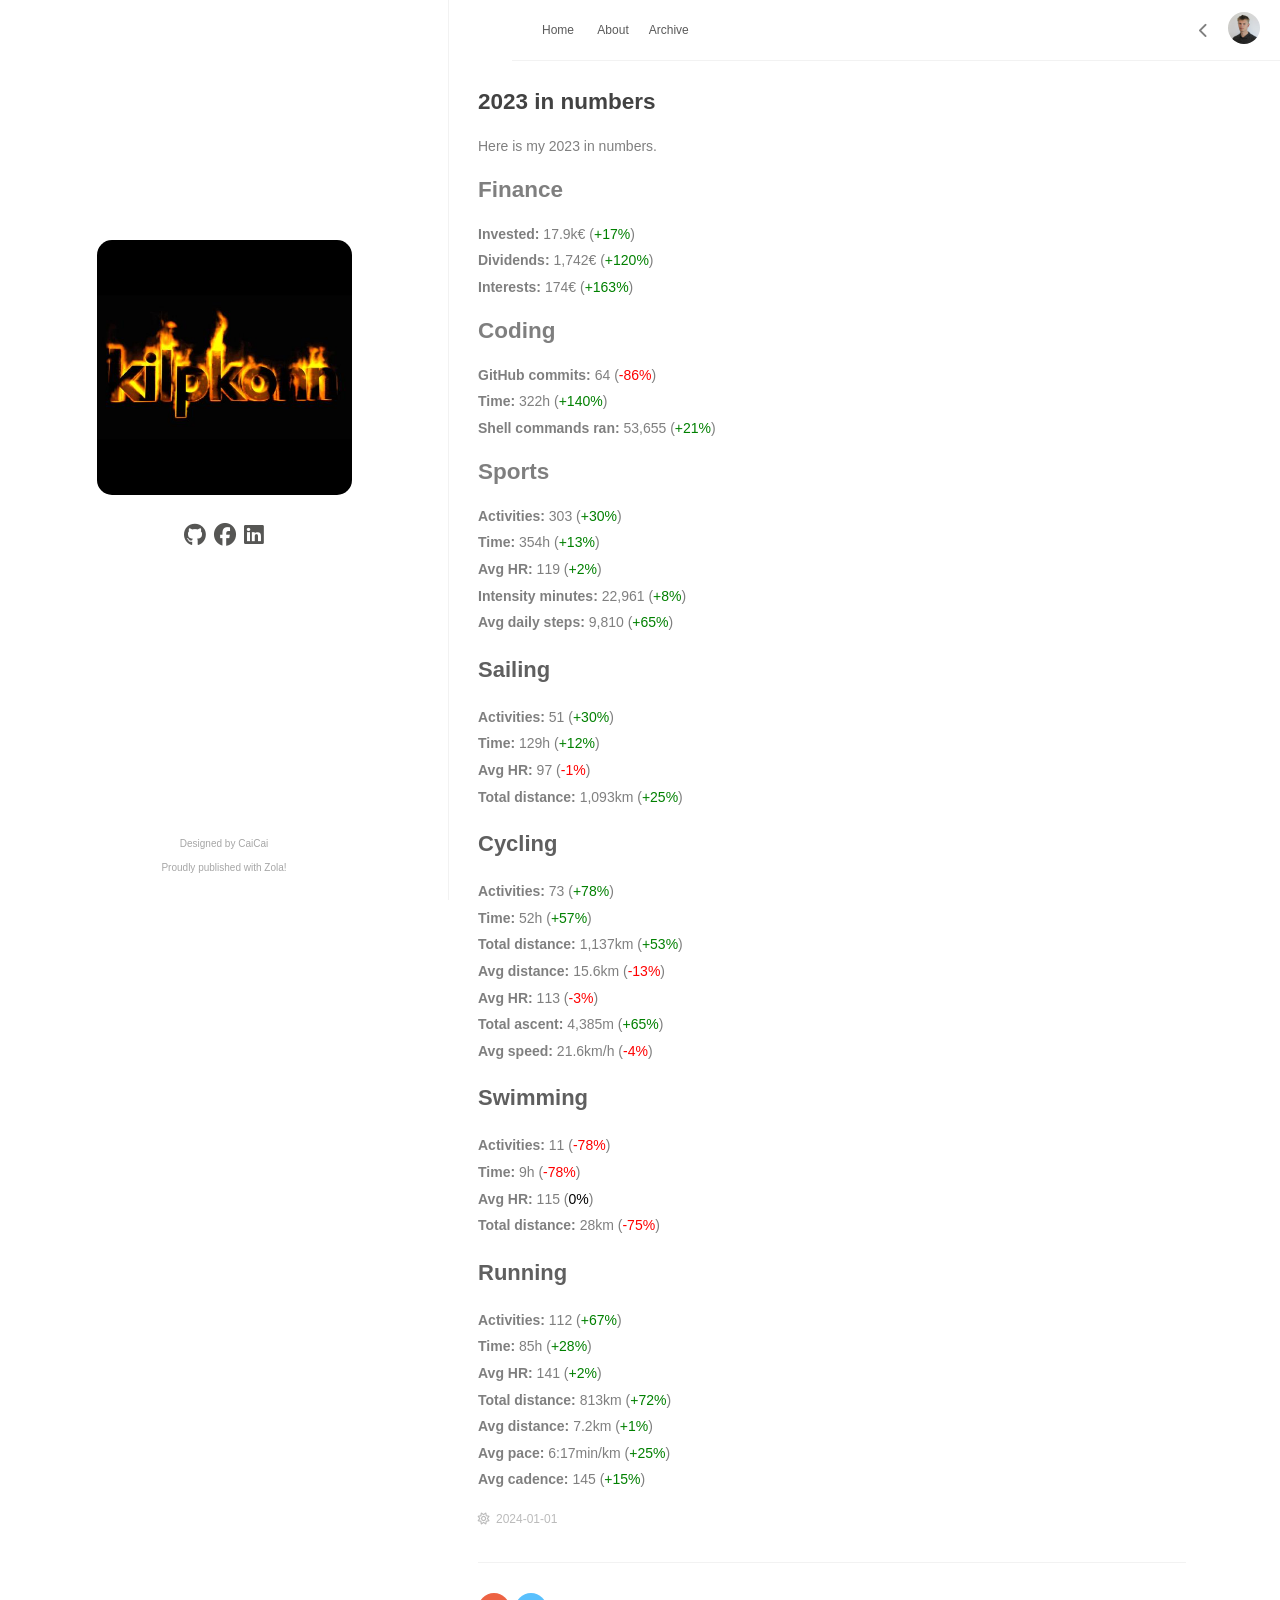
<file: post3/index.html>
<!DOCTYPE html>
<html lang="en"  class="theme--light" >

<head>
  <meta http-equiv="X-UA-Compatible" content="IE=edge">
  <meta http-equiv="content-type" content="text/html; charset=utf-8">
  <meta name="viewport" content="width=device-width, initial-scale=1.0, maximum-scale=1, viewport-fit=cover">
  <link rel="apple-touch-icon-precomposed" sizes="144x144" href="https://kilpkonn.github.io/blog/images/apple-touch-icon-144x144.png" />
  <link rel="apple-touch-icon-precomposed" sizes="120x120" href="https://kilpkonn.github.io/blog/images/apple-touch-icon-120x120.png" />
  <link rel="apple-touch-icon-precomposed" sizes="72x72" href="https://kilpkonn.github.io/blog/images/apple-touch-icon-72x72.png" />
  <link rel="apple-touch-icon-precomposed" sizes="57x57" href="https://kilpkonn.github.io/blog/images/apple-touch-icon-57x57.png" />
  <link rel="short icon" href="https://kilpkonn.github.io/blog/images/favicon.png" type="image/x-icon" />
  <link rel="stylesheet" href="https://kilpkonn.github.io/blog/style.css">
  <link href="https://cdnjs.cloudflare.com/ajax/libs/font-awesome/6.2.0/css/all.min.css" rel="stylesheet">
  <title> • 2023 in numbers</title>
  
  
  
</head>

<body>
  <div id="sidebar" class="animated fadeInDown">
    <div class="logo-title">
      <div class="title">
        <img src=https://kilpkonn.github.io/blog/images/logo@2x.png style="width:255px;border-radius:15px;" alt="logo" />
        <h3><a href="https://kilpkonn.github.io/blog/"></a></h3>
        <div class="description">
          <p></p>
        </div>
      </div>
    </div>
    <ul class="social-links"><li><a href="https://github.com/kilpkonn" aria-label="Go to Github profile page"><i class="fab fa-github"></i></a></li><li><a href="https://www.facebook.com/tavoannus" aria-label="Go to FaceBook profile page"><i class="fab fa-facebook"></i></a></li><li><a href="https://linkedin.com/in/tavo-annus-4a5631171" aria-label="Go to Linkedin profile page"><i class="fab fa-linkedin"></i></a></li>
      
    </ul>
    <div class="footer">
      
      <span>Designed by </span><a href="https://www.caicai.me">CaiCai</a>
      <div class="by_zola"><a href="https://www.getzola.org/" target="_blank">Proudly published with Zola!</a></div>
      
    </div>
  </div>
  <div id="main">
    <div class="page-top animated fadeInDown">
      <div class="nav">
        
        
        
        
        <li><a  href="https://kilpkonn.github.io/blog/">Home</a></li>
        <li><a  href="https://kilpkonn.github.io/blog/about/">About</a></li><li><a 
            href="https://kilpkonn.github.io/blog/archive/">Archive</a></li></div>
      <div class="information">
        <div class="back_btn">
          <a onclick="window.history.go(-1)" ><i
              class="fas fa-chevron-left"></i></a>
        </div>
        
        
        
        <div class="avatar"><img src="https://kilpkonn.github.io/blog/images/avatar.jpg"></div>
      </div>
    </div>
    <div class="autopagerize_page_element">
      <div class="content">
        
<article class="post animated fadeInDown">
  <h1><a href="https:&#x2F;&#x2F;kilpkonn.github.io&#x2F;blog&#x2F;post3&#x2F;">2023 in numbers</a></h1>
  
  <div class="post-content"><p>Here is my 2023 in numbers.</p>
<h2 id="finance">Finance</h2>
<p><strong>Invested:</strong> 17.9k€ (<span style="color: green;">+17%</span>)<br />
<strong>Dividends:</strong> 1,742€ (<span style="color: green;">+120%</span>)<br />
<strong>Interests:</strong> 174€ (<span style="color: green;">+163%</span>)</p>
<h2 id="coding">Coding</h2>
<p><strong>GitHub commits:</strong> 64 (<span style="color: red;">-86%</span>)<br />
<strong>Time:</strong> 322h (<span style="color: green;">+140%</span>)<br />
<strong>Shell commands ran:</strong> 53,655 (<span style="color: green;">+21%</span>)</p>
<h2 id="sports">Sports</h2>
<p><strong>Activities:</strong> 303 (<span style="color: green;">+30%</span>)<br />
<strong>Time:</strong> 354h (<span style="color: green;">+13%</span>)<br />
<strong>Avg HR:</strong> 119 (<span style="color: green;">+2%</span>)<br />
<strong>Intensity minutes:</strong> 22,961 (<span style="color: green;">+8%</span>)<br />
<strong>Avg daily steps:</strong> 9,810 (<span style="color: green;">+65%</span>)</p>
<h3 id="sailing">Sailing</h3>
<p><strong>Activities:</strong> 51 (<span style="color: green;">+30%</span>)<br />
<strong>Time:</strong> 129h (<span style="color: green;">+12%</span>)<br />
<strong>Avg HR:</strong> 97 (<span style="color: red;">-1%</span>)<br />
<strong>Total distance:</strong> 1,093km (<span style="color: green;">+25%</span>)</p>
<h3 id="cycling">Cycling</h3>
<p><strong>Activities:</strong> 73 (<span style="color: green;">+78%</span>)<br />
<strong>Time:</strong> 52h (<span style="color: green;">+57%</span>)<br />
<strong>Total distance:</strong> 1,137km (<span style="color: green;">+53%</span>)<br />
<strong>Avg distance:</strong> 15.6km (<span style="color: red;">-13%</span>)<br />
<strong>Avg HR:</strong> 113 (<span style="color: red;">-3%</span>)<br />
<strong>Total ascent:</strong> 4,385m (<span style="color: green;">+65%</span>)<br />
<strong>Avg speed:</strong> 21.6km/h (<span style="color: red;">-4%</span>)</p>
<h3 id="swimming">Swimming</h3>
<p><strong>Activities:</strong> 11 (<span style="color: red;">-78%</span>)<br />
<strong>Time:</strong> 9h (<span style="color: red;">-78%</span>)<br />
<strong>Avg HR:</strong> 115 (<span style="color: black;">0%</span>)<br />
<strong>Total distance:</strong> 28km (<span style="color: red;">-75%</span>)</p>
<h3 id="running">Running</h3>
<p><strong>Activities:</strong> 112 (<span style="color: green;">+67%</span>)<br />
<strong>Time:</strong> 85h (<span style="color: green;">+28%</span>)<br />
<strong>Avg HR:</strong> 141 (<span style="color: green;">+2%</span>)<br />
<strong>Total distance:</strong> 813km (<span style="color: green;">+72%</span>)<br />
<strong>Avg distance:</strong> 7.2km (<span style="color: green;">+1%</span>)<br />
<strong>Avg pace:</strong> 6:17min/km (<span style="color: green;">+25%</span>)<br />
<strong>Avg cadence:</strong> 145 (<span style="color: green;">+15%</span>)</p>
</div>
  <div class="post-footer">
    <div class="meta">
      <div class="info">
        
          <i class="far fa-sun"></i><span class="date">2024-01-01</span>
        
        
      </div>
    </div>
  </div>
</article>
<div class="share">
  <div class="weibo">
    <a class="fab fa-weibo" href="javascript:void((function(s,d,e){try{}catch(e){}var f='http://service.weibo.com/share/share.php?',u=d.location.href,p=['url=',e(u),'&title=',e(d.title),'&appkey=2924220432'].join('');function a(){if(!window.open([f,p].join(''),'mb',['toolbar=0,status=0,resizable=1,width=620,height=450,left=',(s.width-620)/2,',top=',(s.height-450)/2].join('')))u.href=[f,p].join('');};if(/Firefox/.test(navigator.userAgent)){setTimeout(a,0)}else{a()}})(screen,document,encodeURIComponent));"></a>
  </div>
  <div class="twitter">
    <a class="fab fa-twitter" href="http://twitter.com/share?text=2023 in numbers&url=https:&#x2F;&#x2F;kilpkonn.github.io&#x2F;blog&#x2F;post3"></a>
  </div>
</div>









      </div>
    </div>
  </div>
  
  <script>
    function showLanguages() {
      let currentDisplay = document.getElementById("languages").style.display;
      if (currentDisplay == 'none') {
        document.getElementById("languages").style.display = 'block';
      } else {
        document.getElementById("languages").style.display = 'none';
      }
    }
  </script>
</body>

</html>
</file>
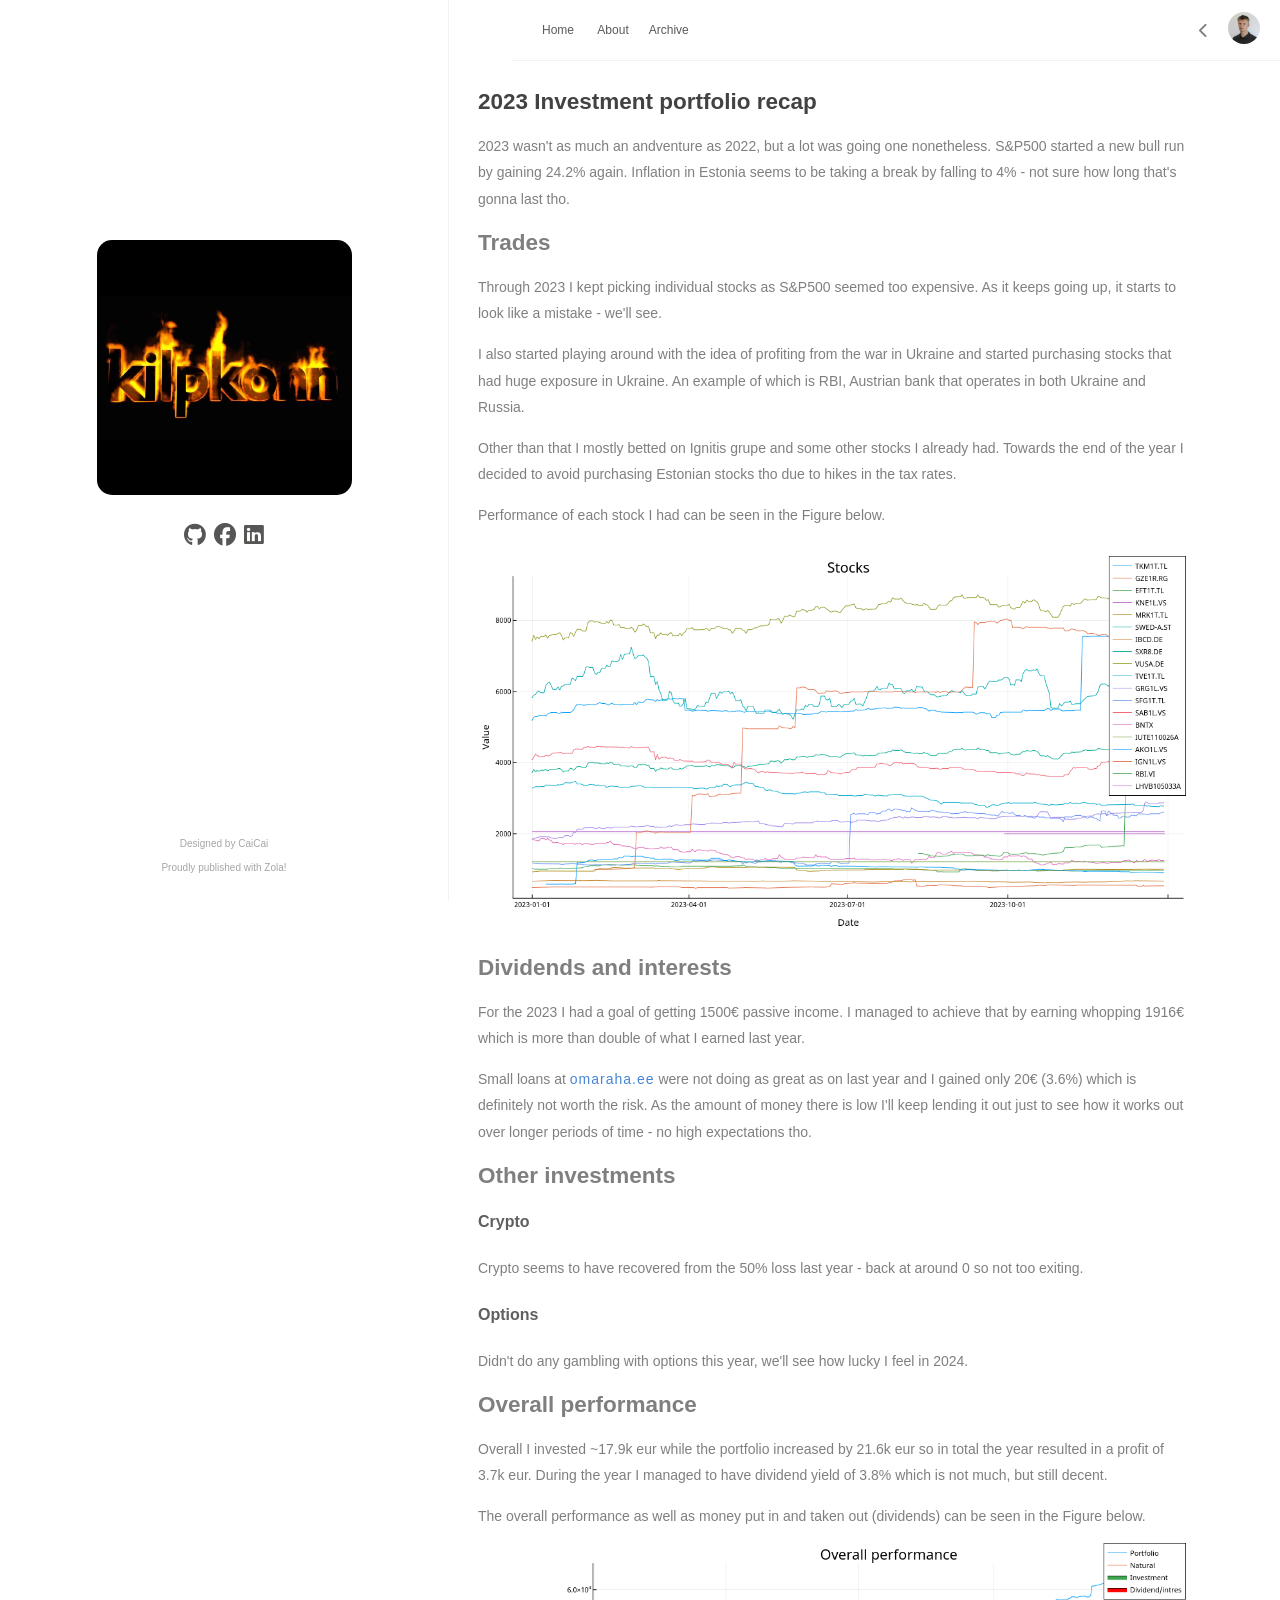
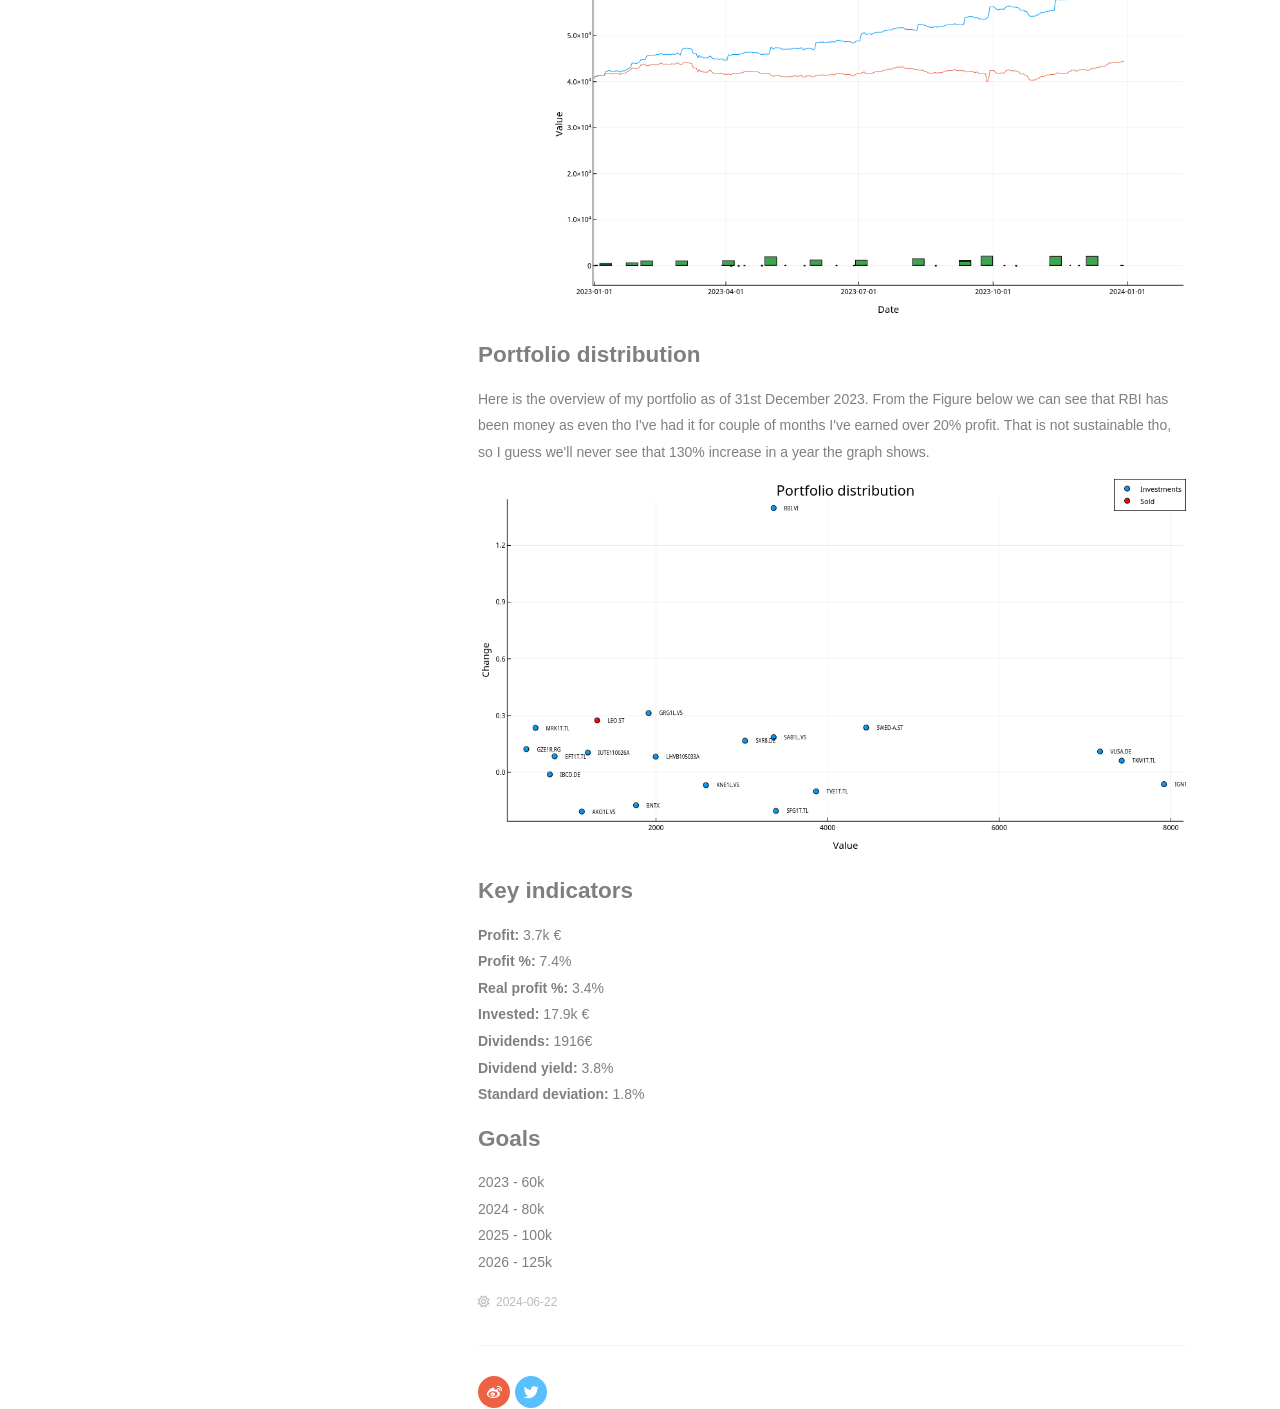
<file: post4/index.html>
<!DOCTYPE html>
<html lang="en"  class="theme--light" >

<head>
  <meta http-equiv="X-UA-Compatible" content="IE=edge">
  <meta http-equiv="content-type" content="text/html; charset=utf-8">
  <meta name="viewport" content="width=device-width, initial-scale=1.0, maximum-scale=1, viewport-fit=cover">
  <link rel="apple-touch-icon-precomposed" sizes="144x144" href="https://kilpkonn.github.io/blog/images/apple-touch-icon-144x144.png" />
  <link rel="apple-touch-icon-precomposed" sizes="120x120" href="https://kilpkonn.github.io/blog/images/apple-touch-icon-120x120.png" />
  <link rel="apple-touch-icon-precomposed" sizes="72x72" href="https://kilpkonn.github.io/blog/images/apple-touch-icon-72x72.png" />
  <link rel="apple-touch-icon-precomposed" sizes="57x57" href="https://kilpkonn.github.io/blog/images/apple-touch-icon-57x57.png" />
  <link rel="short icon" href="https://kilpkonn.github.io/blog/images/favicon.png" type="image/x-icon" />
  <link rel="stylesheet" href="https://kilpkonn.github.io/blog/style.css">
  <link href="https://cdnjs.cloudflare.com/ajax/libs/font-awesome/6.2.0/css/all.min.css" rel="stylesheet">
  <title> • 2023 Investment portfolio recap</title>
  
  
  
</head>

<body>
  <div id="sidebar" class="animated fadeInDown">
    <div class="logo-title">
      <div class="title">
        <img src=https://kilpkonn.github.io/blog/images/logo@2x.png style="width:255px;border-radius:15px;" alt="logo" />
        <h3><a href="https://kilpkonn.github.io/blog/"></a></h3>
        <div class="description">
          <p></p>
        </div>
      </div>
    </div>
    <ul class="social-links"><li><a href="https://github.com/kilpkonn" aria-label="Go to Github profile page"><i class="fab fa-github"></i></a></li><li><a href="https://www.facebook.com/tavoannus" aria-label="Go to FaceBook profile page"><i class="fab fa-facebook"></i></a></li><li><a href="https://linkedin.com/in/tavo-annus-4a5631171" aria-label="Go to Linkedin profile page"><i class="fab fa-linkedin"></i></a></li>
      
    </ul>
    <div class="footer">
      
      <span>Designed by </span><a href="https://www.caicai.me">CaiCai</a>
      <div class="by_zola"><a href="https://www.getzola.org/" target="_blank">Proudly published with Zola!</a></div>
      
    </div>
  </div>
  <div id="main">
    <div class="page-top animated fadeInDown">
      <div class="nav">
        
        
        
        
        <li><a  href="https://kilpkonn.github.io/blog/">Home</a></li>
        <li><a  href="https://kilpkonn.github.io/blog/about/">About</a></li><li><a 
            href="https://kilpkonn.github.io/blog/archive/">Archive</a></li></div>
      <div class="information">
        <div class="back_btn">
          <a onclick="window.history.go(-1)" ><i
              class="fas fa-chevron-left"></i></a>
        </div>
        
        
        
        <div class="avatar"><img src="https://kilpkonn.github.io/blog/images/avatar.jpg"></div>
      </div>
    </div>
    <div class="autopagerize_page_element">
      <div class="content">
        
<article class="post animated fadeInDown">
  <h1><a href="https:&#x2F;&#x2F;kilpkonn.github.io&#x2F;blog&#x2F;post4&#x2F;">2023 Investment portfolio recap</a></h1>
  
  <div class="post-content"><p>2023 wasn't as much an andventure as 2022, but a lot was going one nonetheless.
S&amp;P500 started a new bull run by gaining 24.2% again.
Inflation in Estonia seems to be taking a break by falling to 4% - not sure how long that's gonna last tho.</p>
<h1 id="trades">Trades</h1>
<p>Through 2023 I kept picking individual stocks as S&amp;P500 seemed too expensive.
As it keeps going up, it starts to look like a mistake - we'll see.</p>
<p>I also started playing around with the idea of profiting from the war in Ukraine and started purchasing stocks that had huge exposure in Ukraine.
An example of which is RBI, Austrian bank that operates in both Ukraine and Russia.</p>
<p>Other than that I mostly betted on Ignitis grupe and some other stocks I already had.
Towards the end of the year I decided to avoid purchasing Estonian stocks tho due to hikes in the tax rates.</p>
<p>Performance of each stock I had can be seen in the Figure below.</p>
<p><img src="../files/2023-overview.png" alt="img" /></p>
<h1 id="dividends-and-interests">Dividends and interests</h1>
<p>For the 2023 I had a goal of getting 1500€ passive income.
I managed to achieve that by earning whopping 1916€ which is more than double of what I earned last year.</p>
<p>Small loans at <a href="https://omaraha.ee/et/">omaraha.ee</a> were not doing as great as on last year and I gained only 20€ (3.6%) which is definitely not worth the risk.
As the amount of money there is low I'll keep lending it out just to see how it works out over longer periods of time - no high expectations tho.</p>
<h1 id="other-investments">Other investments</h1>
<h4 id="crypto">Crypto</h4>
<p>Crypto seems to have recovered from the 50% loss last year - back at around 0 so not too exiting.</p>
<h4 id="options">Options</h4>
<p>Didn't do any gambling with options this year, we'll see how lucky I feel in 2024.</p>
<h1 id="overall-performance">Overall performance</h1>
<p>Overall I invested ~17.9k eur while the portfolio increased by 21.6k eur so in total the year resulted in a profit of 3.7k eur.
During the year I managed to have dividend yield of 3.8% which is not much, but still decent.</p>
<p>The overall performance as well as money put in and taken out (dividends) can be seen in the Figure below.
<img src="../files/2023-total.png" alt="img" /></p>
<h1 id="portfolio-distribution">Portfolio distribution</h1>
<p>Here is the overview of my portfolio as of 31st December 2023.
From the Figure below we can see that RBI has been money as even tho I've had it for couple of months I've earned over 20% profit.
That is not sustainable tho, so I guess we'll never see that 130% increase in a year the graph shows.
<img src="../files/2023-past-distribution.png" alt="img" /></p>
<h1 id="key-indicators">Key indicators</h1>
<p><strong>Profit:</strong> 3.7k €<br />
<strong>Profit %:</strong> 7.4%<br />
<strong>Real profit %:</strong> 3.4%<br />
<strong>Invested:</strong> 17.9k €<br />
<strong>Dividends:</strong> 1916€<br />
<strong>Dividend yield:</strong> 3.8%<br />
<strong>Standard deviation:</strong> 1.8%</p>
<h1 id="goals">Goals</h1>
<p>2023 - 60k<br />
2024 - 80k<br />
2025 - 100k<br />
2026 - 125k</p>
</div>
  <div class="post-footer">
    <div class="meta">
      <div class="info">
        
          <i class="far fa-sun"></i><span class="date">2024-06-22</span>
        
        
      </div>
    </div>
  </div>
</article>
<div class="share">
  <div class="weibo">
    <a class="fab fa-weibo" href="javascript:void((function(s,d,e){try{}catch(e){}var f='http://service.weibo.com/share/share.php?',u=d.location.href,p=['url=',e(u),'&title=',e(d.title),'&appkey=2924220432'].join('');function a(){if(!window.open([f,p].join(''),'mb',['toolbar=0,status=0,resizable=1,width=620,height=450,left=',(s.width-620)/2,',top=',(s.height-450)/2].join('')))u.href=[f,p].join('');};if(/Firefox/.test(navigator.userAgent)){setTimeout(a,0)}else{a()}})(screen,document,encodeURIComponent));"></a>
  </div>
  <div class="twitter">
    <a class="fab fa-twitter" href="http://twitter.com/share?text=2023 Investment portfolio recap&url=https:&#x2F;&#x2F;kilpkonn.github.io&#x2F;blog&#x2F;post4"></a>
  </div>
</div>









      </div>
    </div>
  </div>
  
  <script>
    function showLanguages() {
      let currentDisplay = document.getElementById("languages").style.display;
      if (currentDisplay == 'none') {
        document.getElementById("languages").style.display = 'block';
      } else {
        document.getElementById("languages").style.display = 'none';
      }
    }
  </script>
</body>

</html>
</file>
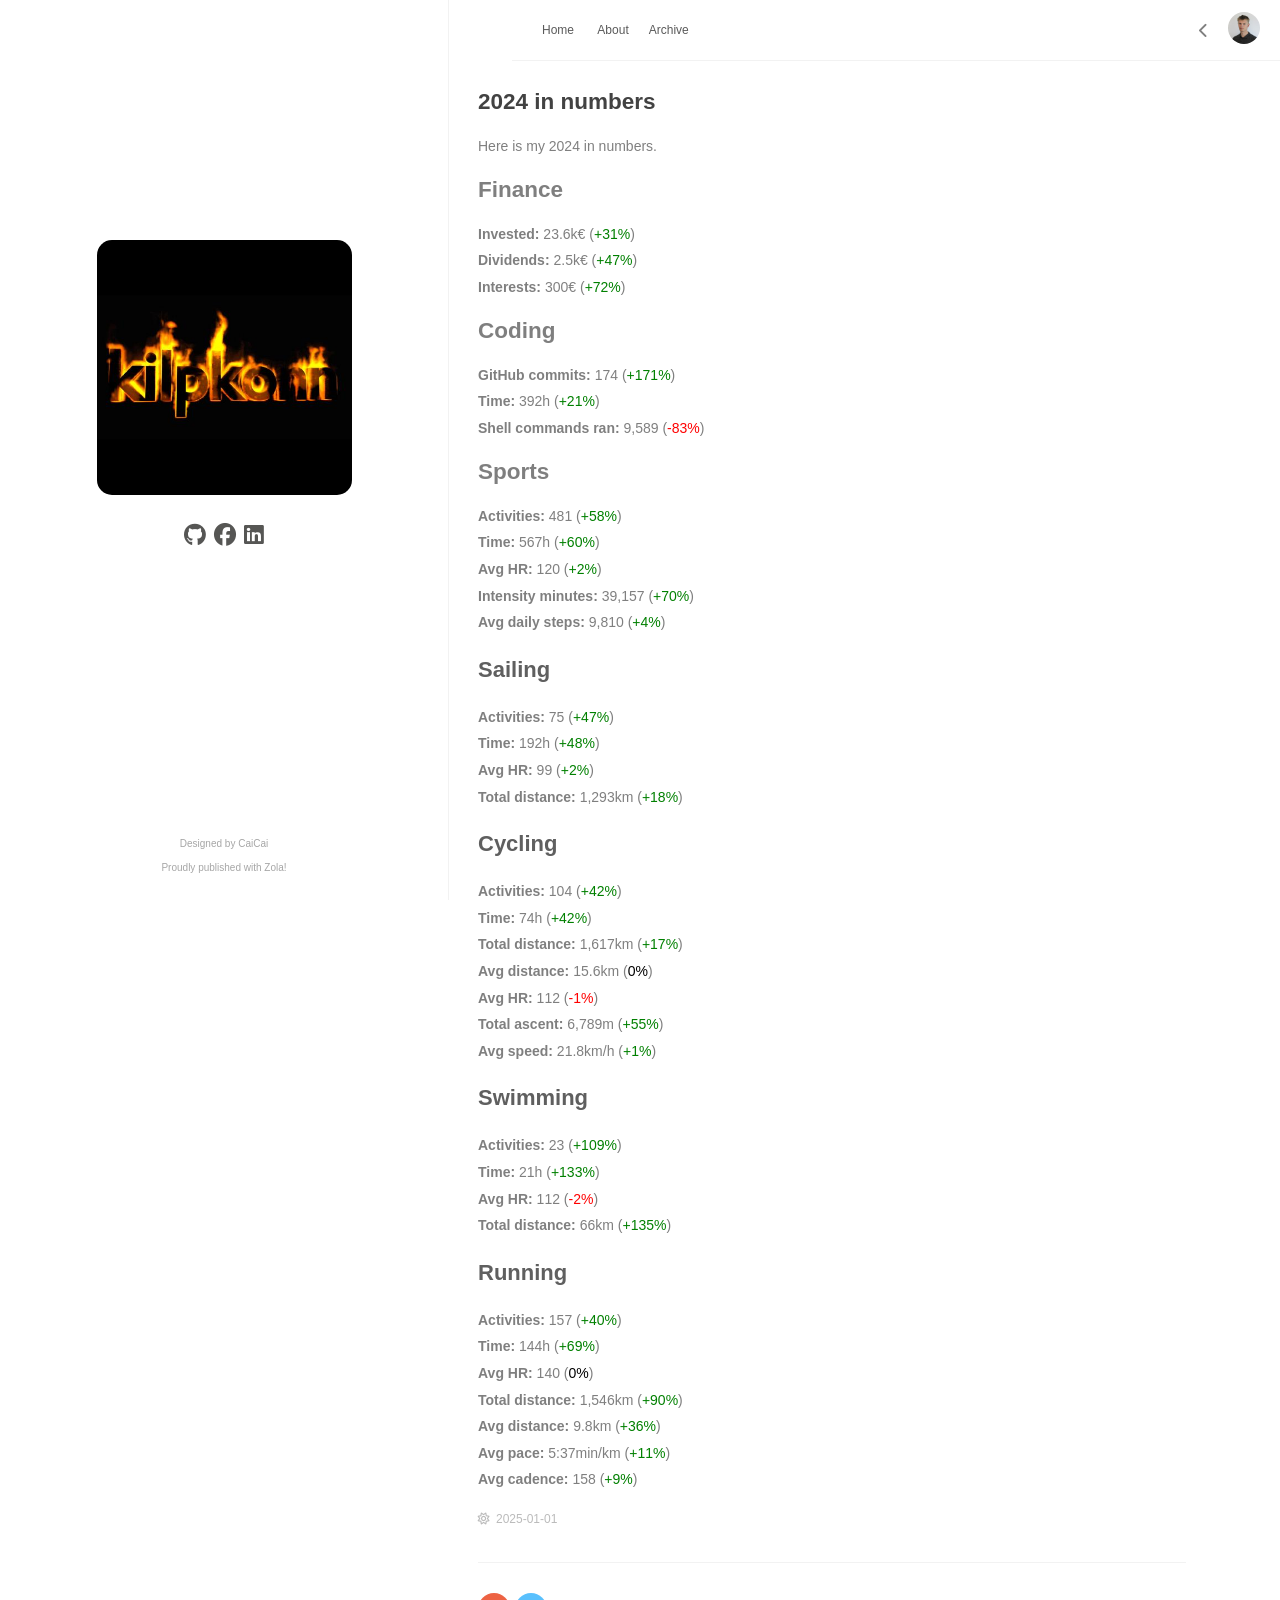
<file: post5/index.html>
<!DOCTYPE html>
<html lang="en"  class="theme--light" >

<head>
  <meta http-equiv="X-UA-Compatible" content="IE=edge">
  <meta http-equiv="content-type" content="text/html; charset=utf-8">
  <meta name="viewport" content="width=device-width, initial-scale=1.0, maximum-scale=1, viewport-fit=cover">
  <link rel="apple-touch-icon-precomposed" sizes="144x144" href="https://kilpkonn.github.io/blog/images/apple-touch-icon-144x144.png" />
  <link rel="apple-touch-icon-precomposed" sizes="120x120" href="https://kilpkonn.github.io/blog/images/apple-touch-icon-120x120.png" />
  <link rel="apple-touch-icon-precomposed" sizes="72x72" href="https://kilpkonn.github.io/blog/images/apple-touch-icon-72x72.png" />
  <link rel="apple-touch-icon-precomposed" sizes="57x57" href="https://kilpkonn.github.io/blog/images/apple-touch-icon-57x57.png" />
  <link rel="short icon" href="https://kilpkonn.github.io/blog/images/favicon.png" type="image/x-icon" />
  <link rel="stylesheet" href="https://kilpkonn.github.io/blog/style.css">
  <link href="https://cdnjs.cloudflare.com/ajax/libs/font-awesome/6.2.0/css/all.min.css" rel="stylesheet">
  <title> • 2024 in numbers</title>
  
  
  
</head>

<body>
  <div id="sidebar" class="animated fadeInDown">
    <div class="logo-title">
      <div class="title">
        <img src=https://kilpkonn.github.io/blog/images/logo@2x.png style="width:255px;border-radius:15px;" alt="logo" />
        <h3><a href="https://kilpkonn.github.io/blog/"></a></h3>
        <div class="description">
          <p></p>
        </div>
      </div>
    </div>
    <ul class="social-links"><li><a href="https://github.com/kilpkonn" aria-label="Go to Github profile page"><i class="fab fa-github"></i></a></li><li><a href="https://www.facebook.com/tavoannus" aria-label="Go to FaceBook profile page"><i class="fab fa-facebook"></i></a></li><li><a href="https://linkedin.com/in/tavo-annus-4a5631171" aria-label="Go to Linkedin profile page"><i class="fab fa-linkedin"></i></a></li>
      
    </ul>
    <div class="footer">
      
      <span>Designed by </span><a href="https://www.caicai.me">CaiCai</a>
      <div class="by_zola"><a href="https://www.getzola.org/" target="_blank">Proudly published with Zola!</a></div>
      
    </div>
  </div>
  <div id="main">
    <div class="page-top animated fadeInDown">
      <div class="nav">
        
        
        
        
        <li><a  href="https://kilpkonn.github.io/blog/">Home</a></li>
        <li><a  href="https://kilpkonn.github.io/blog/about/">About</a></li><li><a 
            href="https://kilpkonn.github.io/blog/archive/">Archive</a></li></div>
      <div class="information">
        <div class="back_btn">
          <a onclick="window.history.go(-1)" ><i
              class="fas fa-chevron-left"></i></a>
        </div>
        
        
        
        <div class="avatar"><img src="https://kilpkonn.github.io/blog/images/avatar.jpg"></div>
      </div>
    </div>
    <div class="autopagerize_page_element">
      <div class="content">
        
<article class="post animated fadeInDown">
  <h1><a href="https:&#x2F;&#x2F;kilpkonn.github.io&#x2F;blog&#x2F;post5&#x2F;">2024 in numbers</a></h1>
  
  <div class="post-content"><p>Here is my 2024 in numbers.</p>
<h2 id="finance">Finance</h2>
<p><strong>Invested:</strong> 23.6k€ (<span style="color: green;">+31%</span>)<br />
<strong>Dividends:</strong> 2.5k€ (<span style="color: green;">+47%</span>)<br />
<strong>Interests:</strong> 300€ (<span style="color: green;">+72%</span>)</p>
<h2 id="coding">Coding</h2>
<p><strong>GitHub commits:</strong> 174 (<span style="color: green;">+171%</span>)<br />
<strong>Time:</strong> 392h (<span style="color: green;">+21%</span>)<br />
<strong>Shell commands ran:</strong> 9,589 (<span style="color: red;">-83%</span>)</p>
<h2 id="sports">Sports</h2>
<p><strong>Activities:</strong> 481 (<span style="color: green;">+58%</span>)<br />
<strong>Time:</strong> 567h (<span style="color: green;">+60%</span>)<br />
<strong>Avg HR:</strong> 120 (<span style="color: green;">+2%</span>)<br />
<strong>Intensity minutes:</strong> 39,157 (<span style="color: green;">+70%</span>)<br />
<strong>Avg daily steps:</strong> 9,810 (<span style="color: green;">+4%</span>)</p>
<h3 id="sailing">Sailing</h3>
<p><strong>Activities:</strong> 75 (<span style="color: green;">+47%</span>)<br />
<strong>Time:</strong> 192h (<span style="color: green;">+48%</span>)<br />
<strong>Avg HR:</strong> 99 (<span style="color: green;">+2%</span>)<br />
<strong>Total distance:</strong> 1,293km (<span style="color: green;">+18%</span>)</p>
<h3 id="cycling">Cycling</h3>
<p><strong>Activities:</strong> 104 (<span style="color: green;">+42%</span>)<br />
<strong>Time:</strong> 74h (<span style="color: green;">+42%</span>)<br />
<strong>Total distance:</strong> 1,617km (<span style="color: green;">+17%</span>)<br />
<strong>Avg distance:</strong> 15.6km (<span style="color: black;">0%</span>)<br />
<strong>Avg HR:</strong> 112 (<span style="color: red;">-1%</span>)<br />
<strong>Total ascent:</strong> 6,789m (<span style="color: green;">+55%</span>)<br />
<strong>Avg speed:</strong> 21.8km/h (<span style="color: green;">+1%</span>)</p>
<h3 id="swimming">Swimming</h3>
<p><strong>Activities:</strong> 23 (<span style="color: green;">+109%</span>)<br />
<strong>Time:</strong> 21h (<span style="color: green;">+133%</span>)<br />
<strong>Avg HR:</strong> 112 (<span style="color: red;">-2%</span>)<br />
<strong>Total distance:</strong> 66km (<span style="color: green;">+135%</span>)</p>
<h3 id="running">Running</h3>
<p><strong>Activities:</strong> 157 (<span style="color: green;">+40%</span>)<br />
<strong>Time:</strong> 144h (<span style="color: green;">+69%</span>)<br />
<strong>Avg HR:</strong> 140 (<span style="color: black;">0%</span>)<br />
<strong>Total distance:</strong> 1,546km (<span style="color: green;">+90%</span>)<br />
<strong>Avg distance:</strong> 9.8km (<span style="color: green;">+36%</span>)<br />
<strong>Avg pace:</strong> 5:37min/km (<span style="color: green;">+11%</span>)<br />
<strong>Avg cadence:</strong> 158 (<span style="color: green;">+9%</span>)</p>
</div>
  <div class="post-footer">
    <div class="meta">
      <div class="info">
        
          <i class="far fa-sun"></i><span class="date">2025-01-01</span>
        
        
      </div>
    </div>
  </div>
</article>
<div class="share">
  <div class="weibo">
    <a class="fab fa-weibo" href="javascript:void((function(s,d,e){try{}catch(e){}var f='http://service.weibo.com/share/share.php?',u=d.location.href,p=['url=',e(u),'&title=',e(d.title),'&appkey=2924220432'].join('');function a(){if(!window.open([f,p].join(''),'mb',['toolbar=0,status=0,resizable=1,width=620,height=450,left=',(s.width-620)/2,',top=',(s.height-450)/2].join('')))u.href=[f,p].join('');};if(/Firefox/.test(navigator.userAgent)){setTimeout(a,0)}else{a()}})(screen,document,encodeURIComponent));"></a>
  </div>
  <div class="twitter">
    <a class="fab fa-twitter" href="http://twitter.com/share?text=2024 in numbers&url=https:&#x2F;&#x2F;kilpkonn.github.io&#x2F;blog&#x2F;post5"></a>
  </div>
</div>









      </div>
    </div>
  </div>
  
  <script>
    function showLanguages() {
      let currentDisplay = document.getElementById("languages").style.display;
      if (currentDisplay == 'none') {
        document.getElementById("languages").style.display = 'block';
      } else {
        document.getElementById("languages").style.display = 'none';
      }
    }
  </script>
</body>

</html>
</file>
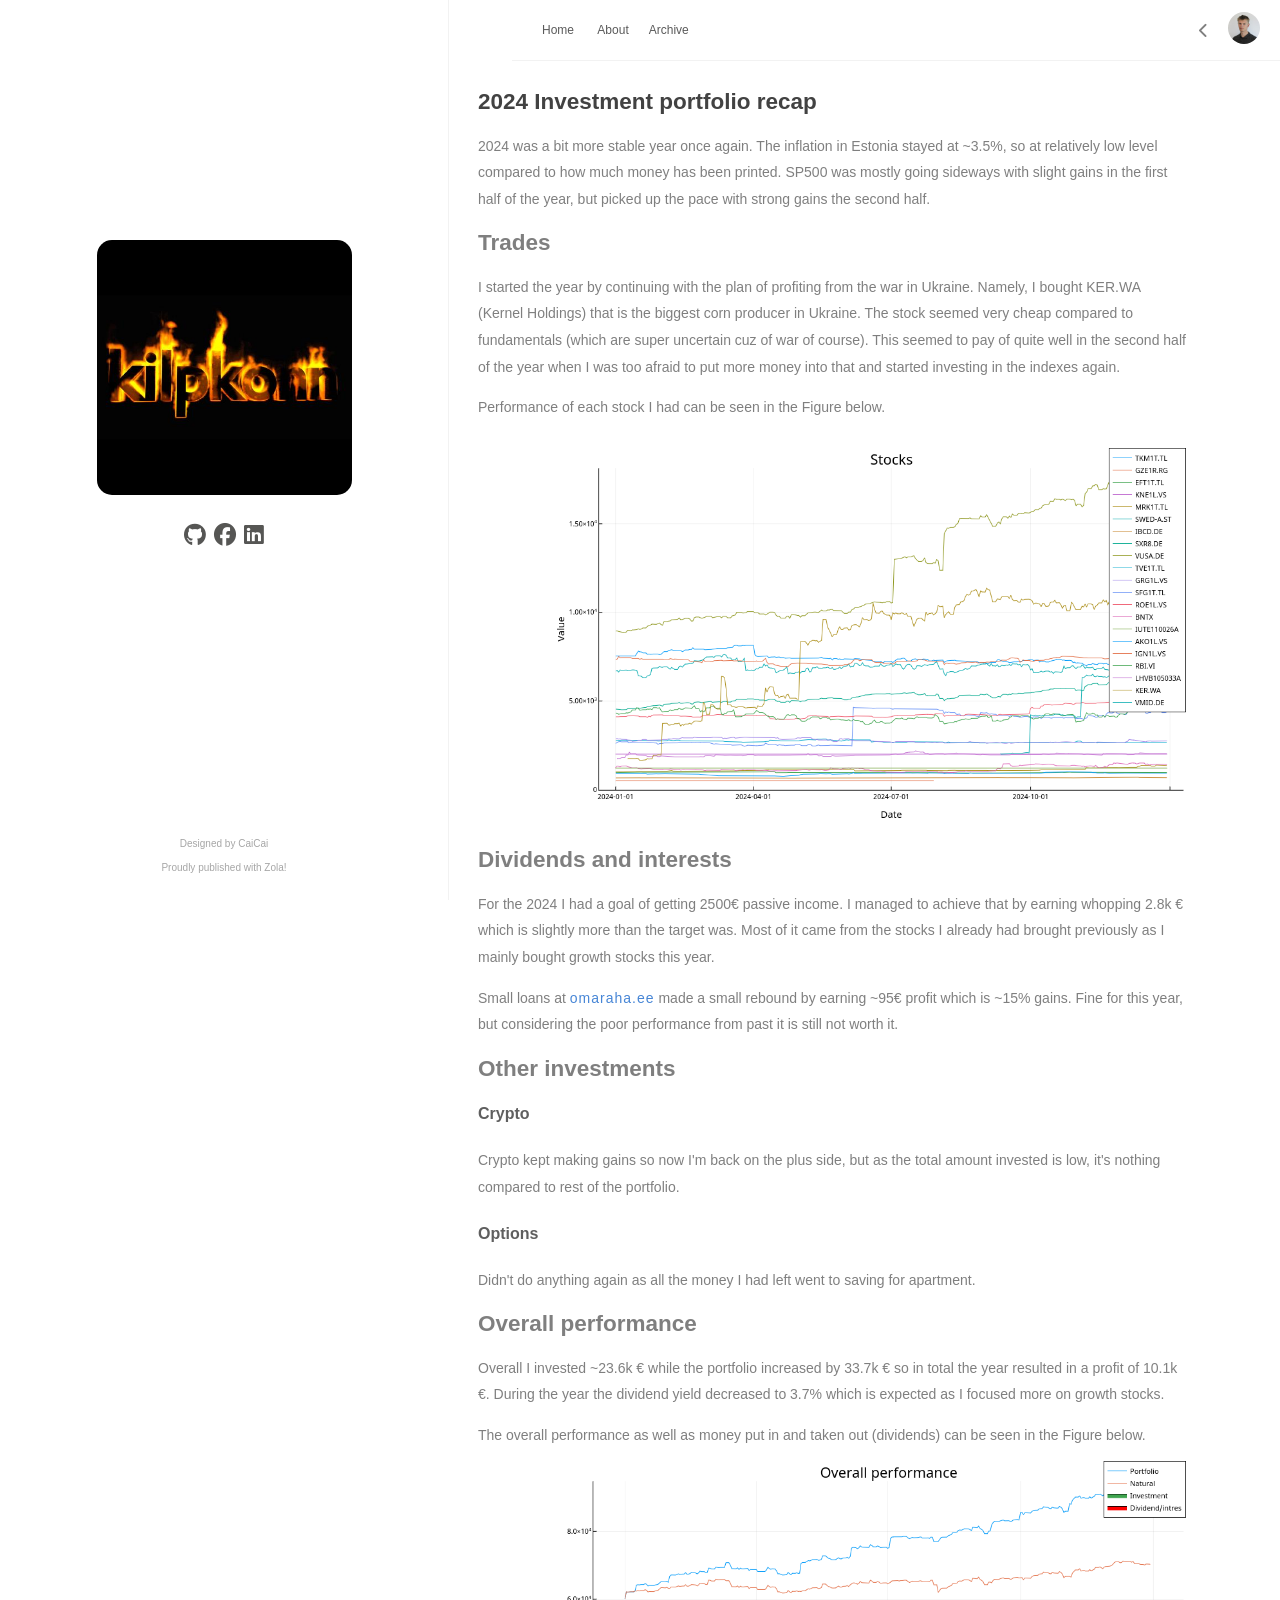
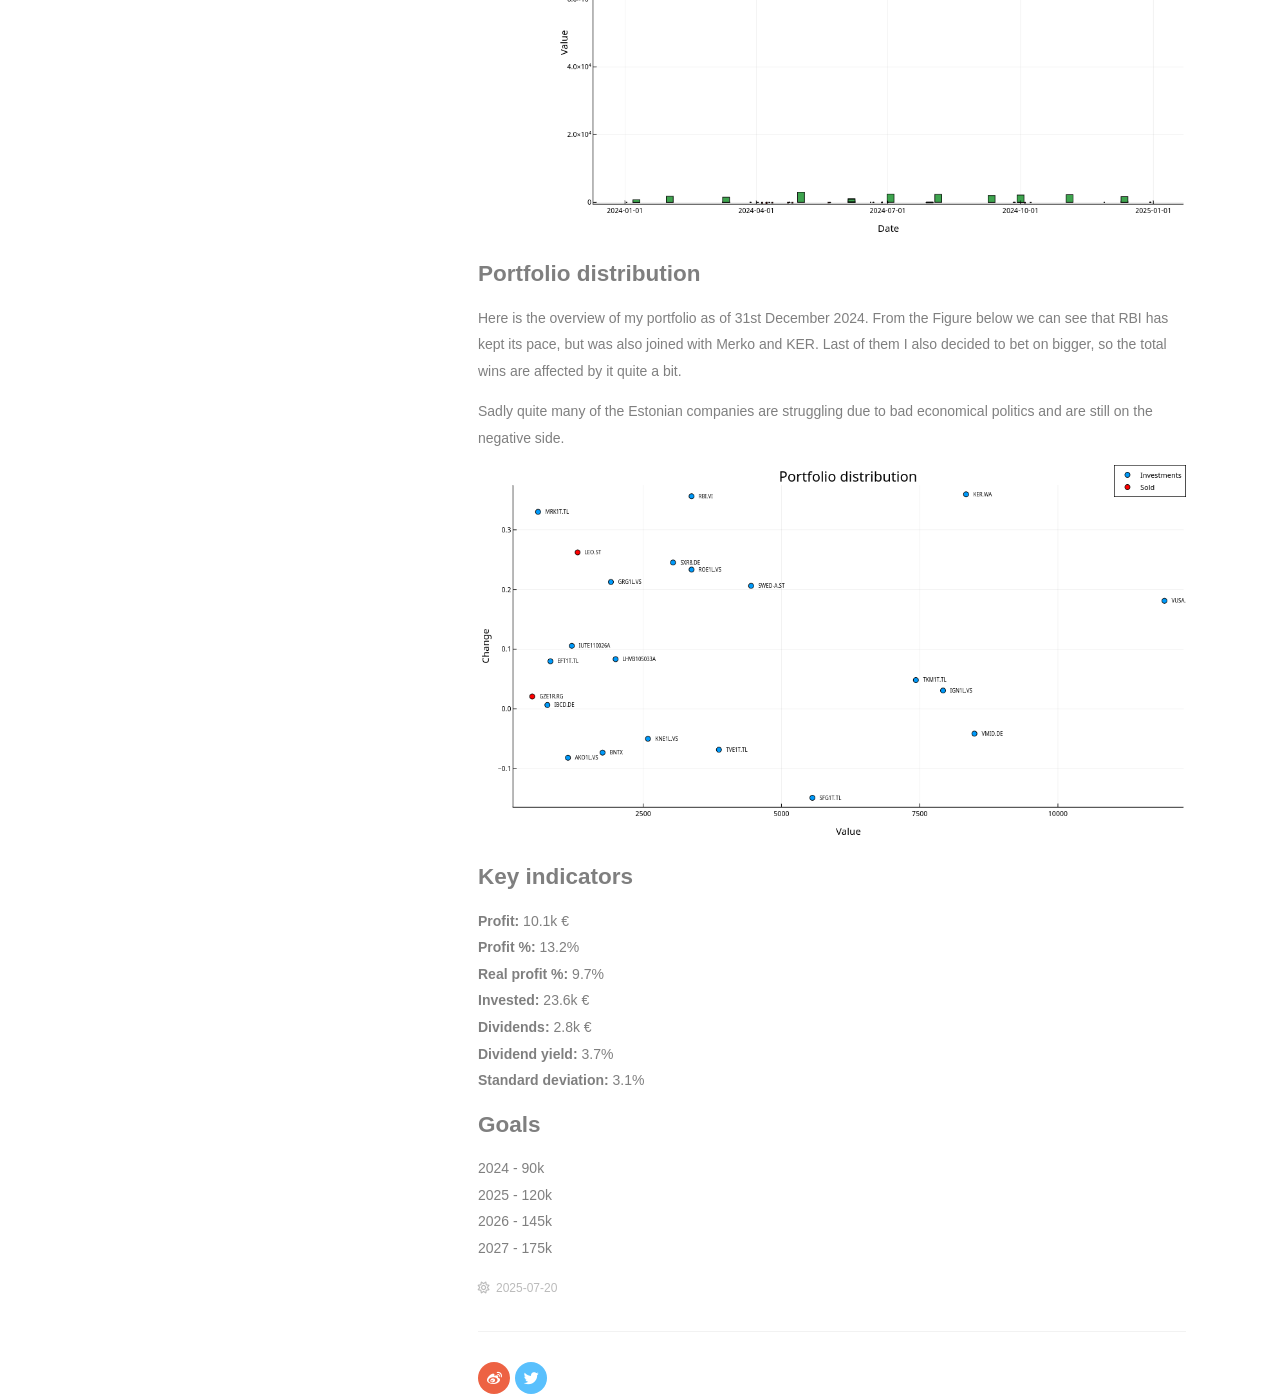
<file: post6/index.html>
<!DOCTYPE html>
<html lang="en"  class="theme--light" >

<head>
  <meta http-equiv="X-UA-Compatible" content="IE=edge">
  <meta http-equiv="content-type" content="text/html; charset=utf-8">
  <meta name="viewport" content="width=device-width, initial-scale=1.0, maximum-scale=1, viewport-fit=cover">
  <link rel="apple-touch-icon-precomposed" sizes="144x144" href="https://kilpkonn.github.io/blog/images/apple-touch-icon-144x144.png" />
  <link rel="apple-touch-icon-precomposed" sizes="120x120" href="https://kilpkonn.github.io/blog/images/apple-touch-icon-120x120.png" />
  <link rel="apple-touch-icon-precomposed" sizes="72x72" href="https://kilpkonn.github.io/blog/images/apple-touch-icon-72x72.png" />
  <link rel="apple-touch-icon-precomposed" sizes="57x57" href="https://kilpkonn.github.io/blog/images/apple-touch-icon-57x57.png" />
  <link rel="short icon" href="https://kilpkonn.github.io/blog/images/favicon.png" type="image/x-icon" />
  <link rel="stylesheet" href="https://kilpkonn.github.io/blog/style.css">
  <link href="https://cdnjs.cloudflare.com/ajax/libs/font-awesome/6.2.0/css/all.min.css" rel="stylesheet">
  <title> • 2024 Investment portfolio recap</title>
  
  
  
</head>

<body>
  <div id="sidebar" class="animated fadeInDown">
    <div class="logo-title">
      <div class="title">
        <img src=https://kilpkonn.github.io/blog/images/logo@2x.png style="width:255px;border-radius:15px;" alt="logo" />
        <h3><a href="https://kilpkonn.github.io/blog/"></a></h3>
        <div class="description">
          <p></p>
        </div>
      </div>
    </div>
    <ul class="social-links"><li><a href="https://github.com/kilpkonn" aria-label="Go to Github profile page"><i class="fab fa-github"></i></a></li><li><a href="https://www.facebook.com/tavoannus" aria-label="Go to FaceBook profile page"><i class="fab fa-facebook"></i></a></li><li><a href="https://linkedin.com/in/tavo-annus-4a5631171" aria-label="Go to Linkedin profile page"><i class="fab fa-linkedin"></i></a></li>
      
    </ul>
    <div class="footer">
      
      <span>Designed by </span><a href="https://www.caicai.me">CaiCai</a>
      <div class="by_zola"><a href="https://www.getzola.org/" target="_blank">Proudly published with Zola!</a></div>
      
    </div>
  </div>
  <div id="main">
    <div class="page-top animated fadeInDown">
      <div class="nav">
        
        
        
        
        <li><a  href="https://kilpkonn.github.io/blog/">Home</a></li>
        <li><a  href="https://kilpkonn.github.io/blog/about/">About</a></li><li><a 
            href="https://kilpkonn.github.io/blog/archive/">Archive</a></li></div>
      <div class="information">
        <div class="back_btn">
          <a onclick="window.history.go(-1)" ><i
              class="fas fa-chevron-left"></i></a>
        </div>
        
        
        
        <div class="avatar"><img src="https://kilpkonn.github.io/blog/images/avatar.jpg"></div>
      </div>
    </div>
    <div class="autopagerize_page_element">
      <div class="content">
        
<article class="post animated fadeInDown">
  <h1><a href="https:&#x2F;&#x2F;kilpkonn.github.io&#x2F;blog&#x2F;post6&#x2F;">2024 Investment portfolio recap</a></h1>
  
  <div class="post-content"><p>2024 was a bit more stable year once again.
The inflation in Estonia stayed at ~3.5%, so at relatively low level compared to how much money has been printed.
SP500 was mostly going sideways with slight gains in the first half of the year, but picked up the pace with strong gains the second half.</p>
<h1 id="trades">Trades</h1>
<p>I started the year by continuing with the plan of profiting from the war in Ukraine.
Namely, I bought KER.WA (Kernel Holdings) that is the biggest corn producer in Ukraine.
The stock seemed very cheap compared to fundamentals (which are super uncertain cuz of war of course).
This seemed to pay of quite well in the second half of the year when I was too afraid to put more money into that and started investing
in the indexes again.</p>
<p>Performance of each stock I had can be seen in the Figure below.</p>
<p><img src="../files/2024-overview.png" alt="img" /></p>
<h1 id="dividends-and-interests">Dividends and interests</h1>
<p>For the 2024 I had a goal of getting 2500€ passive income.
I managed to achieve that by earning whopping 2.8k € which is slightly more than the target was.
Most of it came from the stocks I already had brought previously as I mainly bought growth stocks this year.</p>
<p>Small loans at <a href="https://omaraha.ee/et/">omaraha.ee</a> made a small rebound by earning ~95€ profit which is ~15% gains.
Fine for this year, but considering the poor performance from past it is still not worth it.</p>
<h1 id="other-investments">Other investments</h1>
<h4 id="crypto">Crypto</h4>
<p>Crypto kept making gains so now I'm back on the plus side, but as the total amount invested is low, it's nothing compared to rest of the portfolio.</p>
<h4 id="options">Options</h4>
<p>Didn't do anything again as all the money I had left went to saving for apartment.</p>
<h1 id="overall-performance">Overall performance</h1>
<p>Overall I invested ~23.6k € while the portfolio increased by 33.7k € so in total the year resulted in a profit of 10.1k €.
During the year the dividend yield decreased to 3.7% which is expected as I focused more on growth stocks.</p>
<p>The overall performance as well as money put in and taken out (dividends) can be seen in the Figure below.
<img src="../files/2024-total.png" alt="img" /></p>
<h1 id="portfolio-distribution">Portfolio distribution</h1>
<p>Here is the overview of my portfolio as of 31st December 2024.
From the Figure below we can see that RBI has kept its pace, but was also joined with Merko and KER.
Last of them I also decided to bet on bigger, so the total wins are affected by it quite a bit.</p>
<p>Sadly quite many of the Estonian companies are struggling due to bad economical politics and are still on the negative side.
<img src="../files/2024-past-distribution.png" alt="img" /></p>
<h1 id="key-indicators">Key indicators</h1>
<p><strong>Profit:</strong> 10.1k €<br />
<strong>Profit %:</strong> 13.2%<br />
<strong>Real profit %:</strong> 9.7%<br />
<strong>Invested:</strong> 23.6k €<br />
<strong>Dividends:</strong> 2.8k €<br />
<strong>Dividend yield:</strong> 3.7%<br />
<strong>Standard deviation:</strong> 3.1%</p>
<h1 id="goals">Goals</h1>
<p>2024 - 90k<br />
2025 - 120k<br />
2026 - 145k<br />
2027 - 175k</p>
</div>
  <div class="post-footer">
    <div class="meta">
      <div class="info">
        
          <i class="far fa-sun"></i><span class="date">2025-07-20</span>
        
        
      </div>
    </div>
  </div>
</article>
<div class="share">
  <div class="weibo">
    <a class="fab fa-weibo" href="javascript:void((function(s,d,e){try{}catch(e){}var f='http://service.weibo.com/share/share.php?',u=d.location.href,p=['url=',e(u),'&title=',e(d.title),'&appkey=2924220432'].join('');function a(){if(!window.open([f,p].join(''),'mb',['toolbar=0,status=0,resizable=1,width=620,height=450,left=',(s.width-620)/2,',top=',(s.height-450)/2].join('')))u.href=[f,p].join('');};if(/Firefox/.test(navigator.userAgent)){setTimeout(a,0)}else{a()}})(screen,document,encodeURIComponent));"></a>
  </div>
  <div class="twitter">
    <a class="fab fa-twitter" href="http://twitter.com/share?text=2024 Investment portfolio recap&url=https:&#x2F;&#x2F;kilpkonn.github.io&#x2F;blog&#x2F;post6"></a>
  </div>
</div>









      </div>
    </div>
  </div>
  
  <script>
    function showLanguages() {
      let currentDisplay = document.getElementById("languages").style.display;
      if (currentDisplay == 'none') {
        document.getElementById("languages").style.display = 'block';
      } else {
        document.getElementById("languages").style.display = 'none';
      }
    }
  </script>
</body>

</html>
</file>
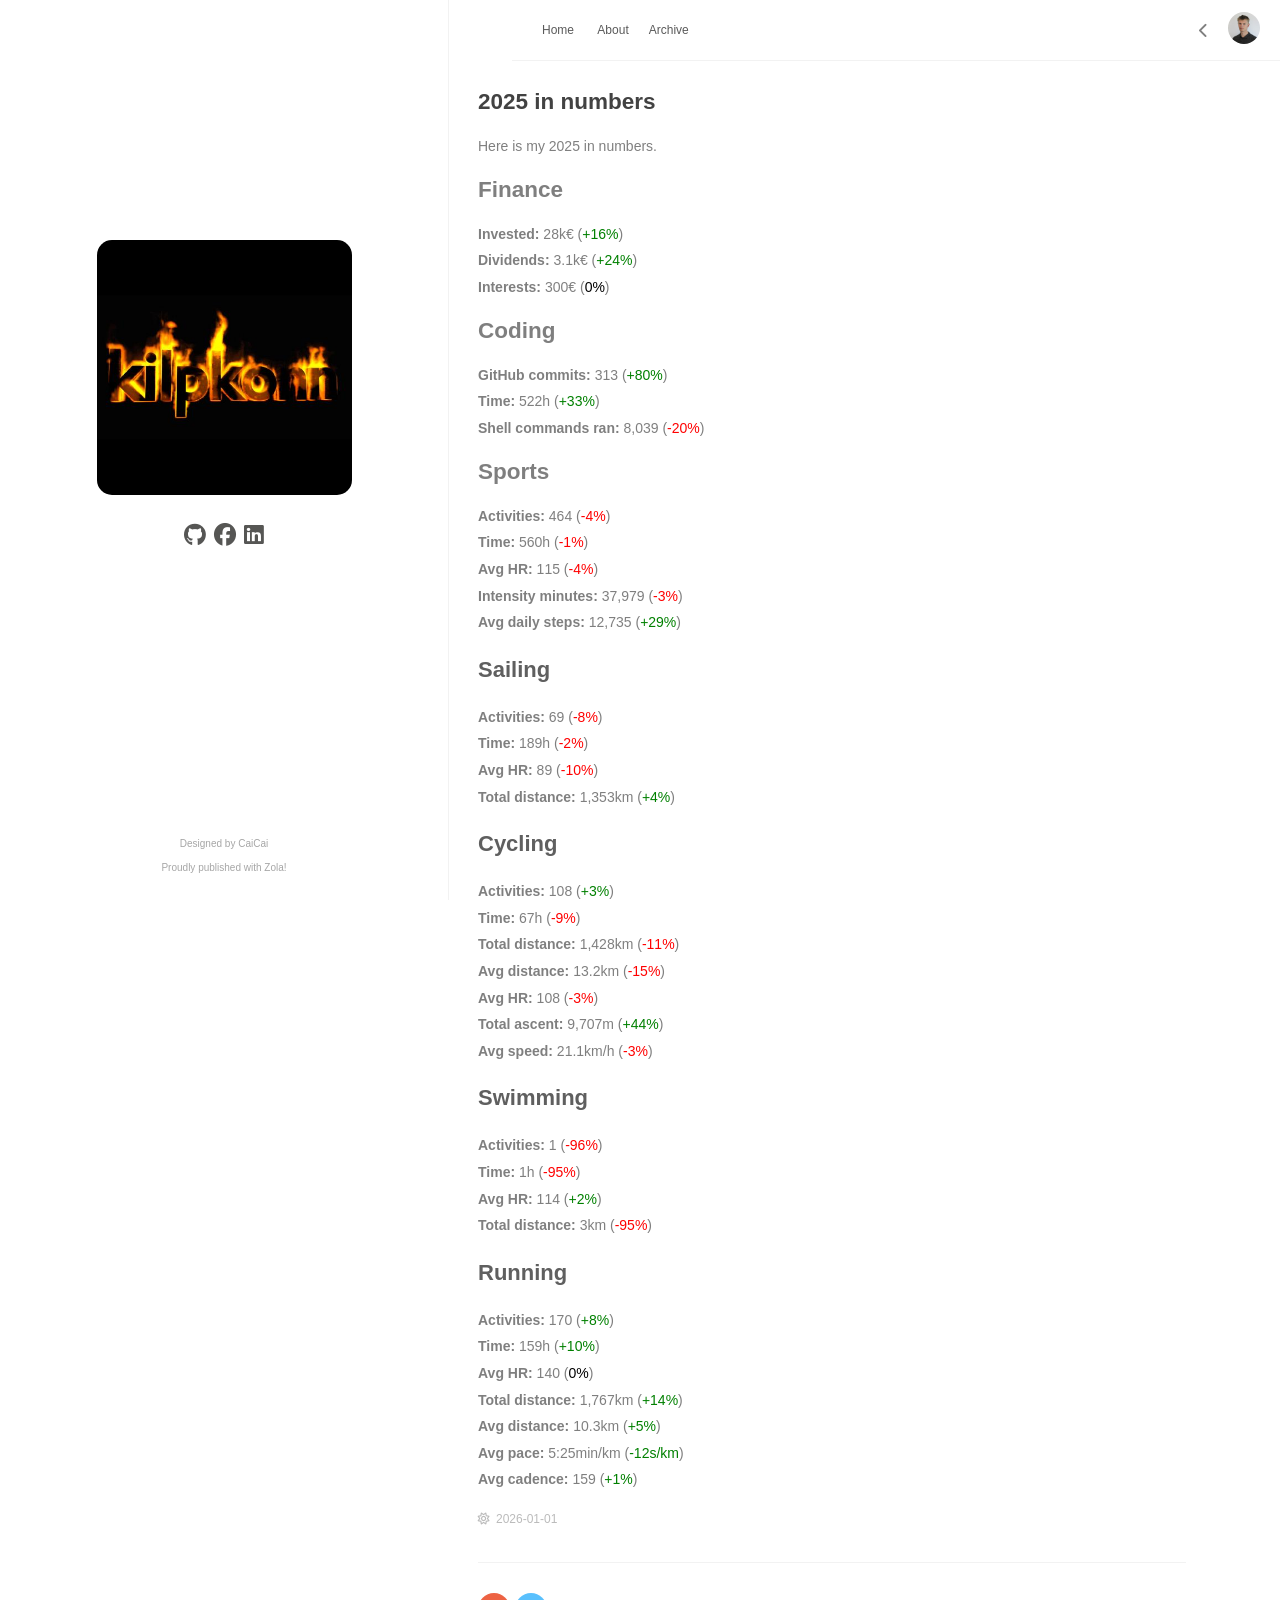
<file: post7/index.html>
<!DOCTYPE html>
<html lang="en"  class="theme--light" >

<head>
  <meta http-equiv="X-UA-Compatible" content="IE=edge">
  <meta http-equiv="content-type" content="text/html; charset=utf-8">
  <meta name="viewport" content="width=device-width, initial-scale=1.0, maximum-scale=1, viewport-fit=cover">
  <link rel="apple-touch-icon-precomposed" sizes="144x144" href="https://kilpkonn.github.io/blog/images/apple-touch-icon-144x144.png" />
  <link rel="apple-touch-icon-precomposed" sizes="120x120" href="https://kilpkonn.github.io/blog/images/apple-touch-icon-120x120.png" />
  <link rel="apple-touch-icon-precomposed" sizes="72x72" href="https://kilpkonn.github.io/blog/images/apple-touch-icon-72x72.png" />
  <link rel="apple-touch-icon-precomposed" sizes="57x57" href="https://kilpkonn.github.io/blog/images/apple-touch-icon-57x57.png" />
  <link rel="short icon" href="https://kilpkonn.github.io/blog/images/favicon.png" type="image/x-icon" />
  <link rel="stylesheet" href="https://kilpkonn.github.io/blog/style.css">
  <link href="https://cdnjs.cloudflare.com/ajax/libs/font-awesome/6.2.0/css/all.min.css" rel="stylesheet">
  <title> • 2025 in numbers</title>
  
  
  
</head>

<body>
  <div id="sidebar" class="animated fadeInDown">
    <div class="logo-title">
      <div class="title">
        <img src=https://kilpkonn.github.io/blog/images/logo@2x.png style="width:255px;border-radius:15px;" alt="logo" />
        <h3><a href="https://kilpkonn.github.io/blog/"></a></h3>
        <div class="description">
          <p></p>
        </div>
      </div>
    </div>
    <ul class="social-links"><li><a href="https://github.com/kilpkonn" aria-label="Go to Github profile page"><i class="fab fa-github"></i></a></li><li><a href="https://www.facebook.com/tavoannus" aria-label="Go to FaceBook profile page"><i class="fab fa-facebook"></i></a></li><li><a href="https://linkedin.com/in/tavo-annus-4a5631171" aria-label="Go to Linkedin profile page"><i class="fab fa-linkedin"></i></a></li>
      
    </ul>
    <div class="footer">
      
      <span>Designed by </span><a href="https://www.caicai.me">CaiCai</a>
      <div class="by_zola"><a href="https://www.getzola.org/" target="_blank">Proudly published with Zola!</a></div>
      
    </div>
  </div>
  <div id="main">
    <div class="page-top animated fadeInDown">
      <div class="nav">
        
        
        
        
        <li><a  href="https://kilpkonn.github.io/blog/">Home</a></li>
        <li><a  href="https://kilpkonn.github.io/blog/about/">About</a></li><li><a 
            href="https://kilpkonn.github.io/blog/archive/">Archive</a></li></div>
      <div class="information">
        <div class="back_btn">
          <a onclick="window.history.go(-1)" ><i
              class="fas fa-chevron-left"></i></a>
        </div>
        
        
        
        <div class="avatar"><img src="https://kilpkonn.github.io/blog/images/avatar.jpg"></div>
      </div>
    </div>
    <div class="autopagerize_page_element">
      <div class="content">
        
<article class="post animated fadeInDown">
  <h1><a href="https:&#x2F;&#x2F;kilpkonn.github.io&#x2F;blog&#x2F;post7&#x2F;">2025 in numbers</a></h1>
  
  <div class="post-content"><p>Here is my 2025 in numbers.</p>
<h2 id="finance">Finance</h2>
<p><strong>Invested:</strong> 28k€ (<span style="color: green;">+16%</span>)<br />
<strong>Dividends:</strong> 3.1k€ (<span style="color: green;">+24%</span>)<br />
<strong>Interests:</strong> 300€ (<span style="color: black;">0%</span>)</p>
<h2 id="coding">Coding</h2>
<p><strong>GitHub commits:</strong> 313 (<span style="color: green;">+80%</span>)<br />
<strong>Time:</strong> 522h (<span style="color: green;">+33%</span>)<br />
<strong>Shell commands ran:</strong> 8,039 (<span style="color: red;">-20%</span>)</p>
<h2 id="sports">Sports</h2>
<p><strong>Activities:</strong> 464 (<span style="color: red;">-4%</span>)<br />
<strong>Time:</strong> 560h (<span style="color: red;">-1%</span>)<br />
<strong>Avg HR:</strong> 115 (<span style="color: red;">-4%</span>)<br />
<strong>Intensity minutes:</strong> 37,979 (<span style="color: red;">-3%</span>)<br />
<strong>Avg daily steps:</strong> 12,735 (<span style="color: green;">+29%</span>)</p>
<h3 id="sailing">Sailing</h3>
<p><strong>Activities:</strong> 69 (<span style="color: red;">-8%</span>)<br />
<strong>Time:</strong> 189h (<span style="color: red;">-2%</span>)<br />
<strong>Avg HR:</strong> 89 (<span style="color: red;">-10%</span>)<br />
<strong>Total distance:</strong> 1,353km (<span style="color: green;">+4%</span>)</p>
<h3 id="cycling">Cycling</h3>
<p><strong>Activities:</strong> 108 (<span style="color: green;">+3%</span>)<br />
<strong>Time:</strong> 67h (<span style="color: red;">-9%</span>)<br />
<strong>Total distance:</strong> 1,428km (<span style="color: red;">-11%</span>)<br />
<strong>Avg distance:</strong> 13.2km (<span style="color: red;">-15%</span>)<br />
<strong>Avg HR:</strong> 108 (<span style="color: red;">-3%</span>)<br />
<strong>Total ascent:</strong> 9,707m (<span style="color: green;">+44%</span>)<br />
<strong>Avg speed:</strong> 21.1km/h (<span style="color:red;">-3%</span>)</p>
<h3 id="swimming">Swimming</h3>
<p><strong>Activities:</strong> 1 (<span style="color: red;">-96%</span>)<br />
<strong>Time:</strong> 1h (<span style="color: red;">-95%</span>)<br />
<strong>Avg HR:</strong> 114 (<span style="color: green;">+2%</span>)<br />
<strong>Total distance:</strong> 3km (<span style="color: red;">-95%</span>)</p>
<h3 id="running">Running</h3>
<p><strong>Activities:</strong> 170 (<span style="color: green;">+8%</span>)<br />
<strong>Time:</strong> 159h (<span style="color: green;">+10%</span>)<br />
<strong>Avg HR:</strong> 140 (<span style="color: black;">0%</span>)<br />
<strong>Total distance:</strong> 1,767km (<span style="color: green;">+14%</span>)<br />
<strong>Avg distance:</strong> 10.3km (<span style="color: green;">+5%</span>)<br />
<strong>Avg pace:</strong> 5:25min/km (<span style="color: green;">-12s/km</span>)<br />
<strong>Avg cadence:</strong> 159 (<span style="color: green;">+1%</span>)</p>
</div>
  <div class="post-footer">
    <div class="meta">
      <div class="info">
        
          <i class="far fa-sun"></i><span class="date">2026-01-01</span>
        
        
      </div>
    </div>
  </div>
</article>
<div class="share">
  <div class="weibo">
    <a class="fab fa-weibo" href="javascript:void((function(s,d,e){try{}catch(e){}var f='http://service.weibo.com/share/share.php?',u=d.location.href,p=['url=',e(u),'&title=',e(d.title),'&appkey=2924220432'].join('');function a(){if(!window.open([f,p].join(''),'mb',['toolbar=0,status=0,resizable=1,width=620,height=450,left=',(s.width-620)/2,',top=',(s.height-450)/2].join('')))u.href=[f,p].join('');};if(/Firefox/.test(navigator.userAgent)){setTimeout(a,0)}else{a()}})(screen,document,encodeURIComponent));"></a>
  </div>
  <div class="twitter">
    <a class="fab fa-twitter" href="http://twitter.com/share?text=2025 in numbers&url=https:&#x2F;&#x2F;kilpkonn.github.io&#x2F;blog&#x2F;post7"></a>
  </div>
</div>









      </div>
    </div>
  </div>
  
  <script>
    function showLanguages() {
      let currentDisplay = document.getElementById("languages").style.display;
      if (currentDisplay == 'none') {
        document.getElementById("languages").style.display = 'block';
      } else {
        document.getElementById("languages").style.display = 'none';
      }
    }
  </script>
</body>

</html>
</file>
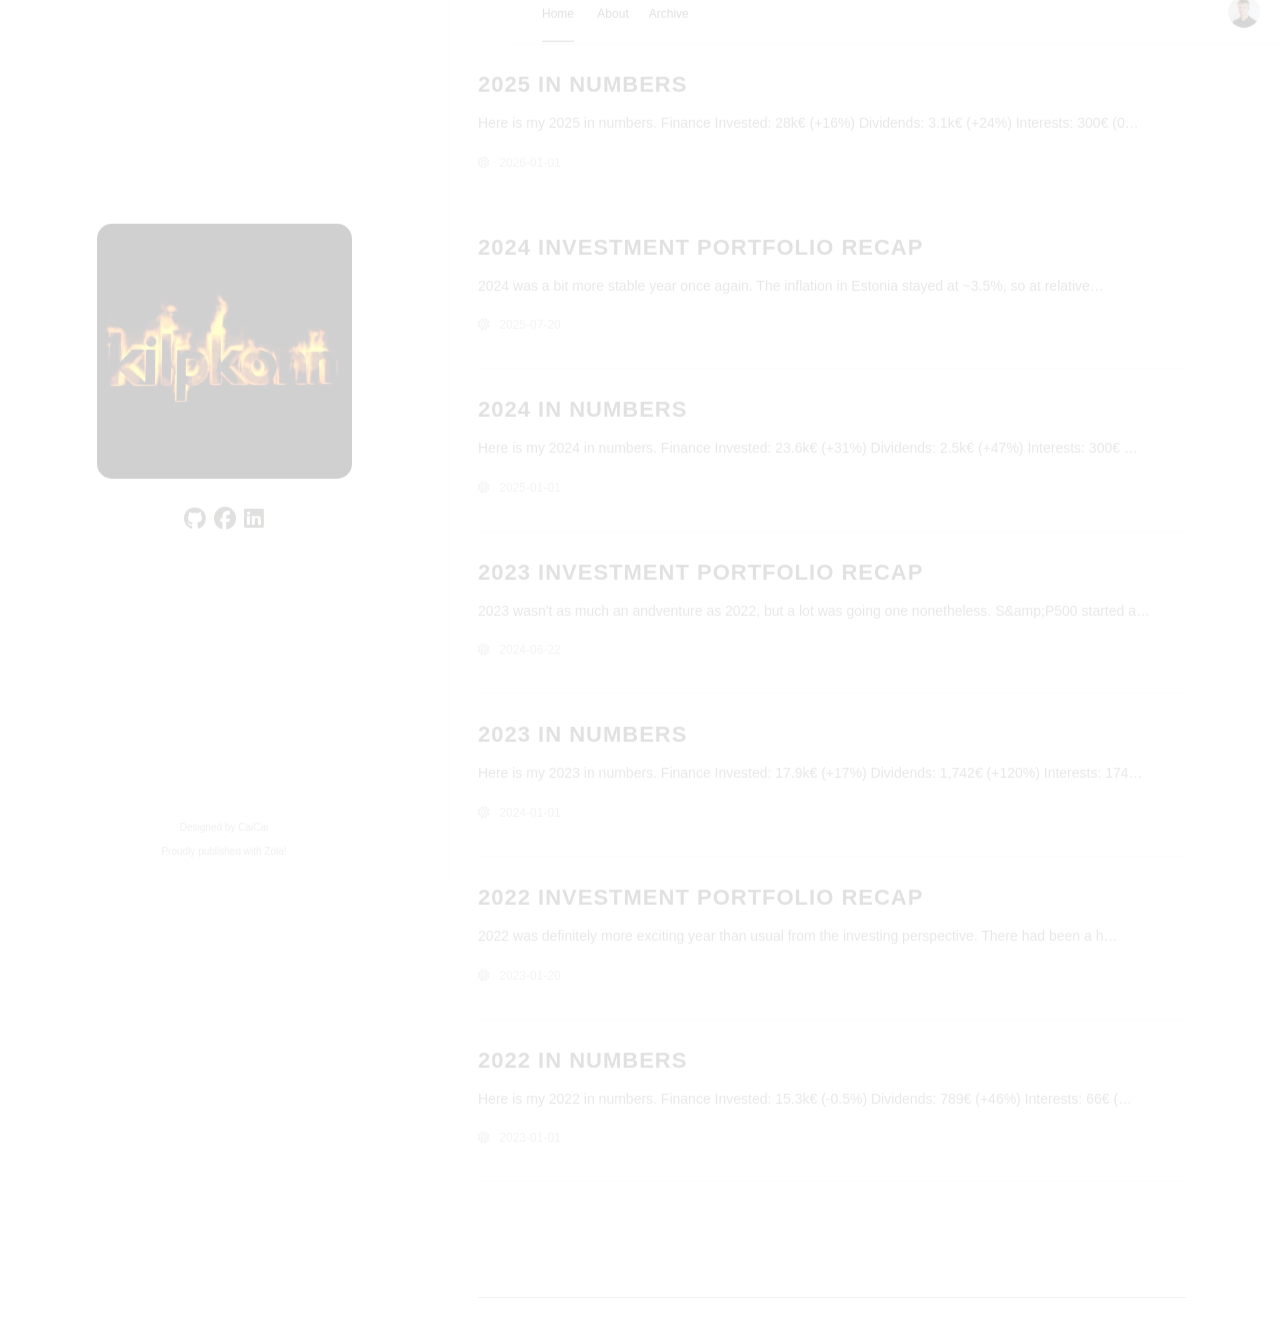
<file: page/1/index.html>
<!doctype html>
<meta charset="utf-8">
<link rel="canonical" href="https://kilpkonn.github.io/blog/">
<meta http-equiv="refresh" content="0; url=https://kilpkonn.github.io/blog/">
<title>Redirect</title>
<p><a href="https://kilpkonn.github.io/blog/">Click here</a> to be redirected.</p>
</file>
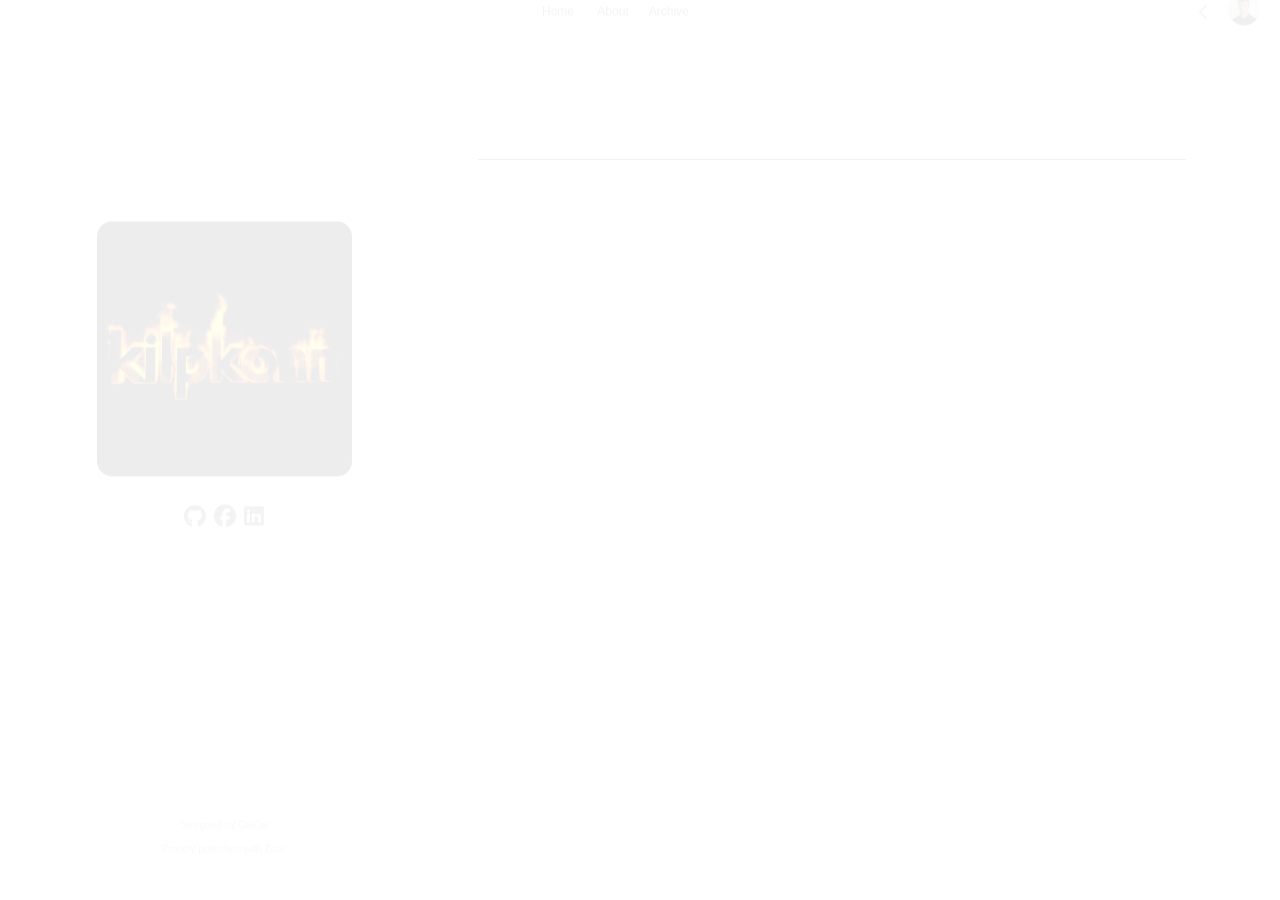
<file: files/page/1/index.html>
<!doctype html>
<meta charset="utf-8">
<link rel="canonical" href="https://kilpkonn.github.io/blog/files/">
<meta http-equiv="refresh" content="0; url=https://kilpkonn.github.io/blog/files/">
<title>Redirect</title>
<p><a href="https://kilpkonn.github.io/blog/files/">Click here</a> to be redirected.</p>
</file>
